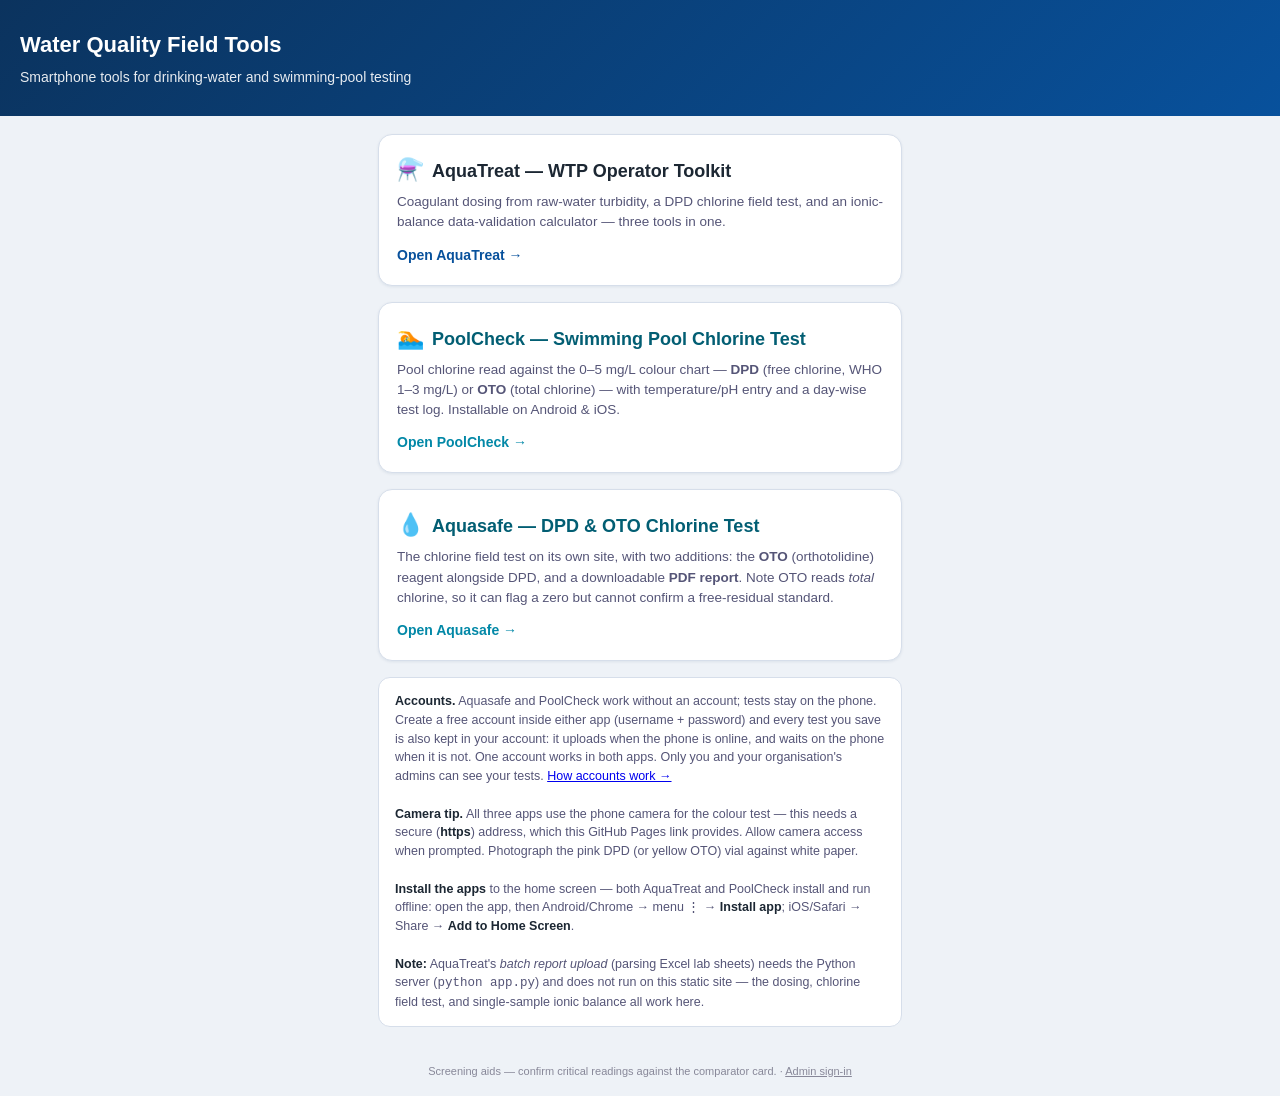
<file: index.html>
<!DOCTYPE html>
<html lang="en">
<head>
<meta charset="utf-8">
<meta name="viewport" content="width=device-width, initial-scale=1, viewport-fit=cover">
<title>Water Quality Field Tools</title>
<style>
  *{box-sizing:border-box}
  body{margin:0;font-family:-apple-system,BlinkMacSystemFont,"Segoe UI",Roboto,Helvetica,Arial,sans-serif;
       background:#eef2f7;color:#1c2733;line-height:1.5}
  header{background:linear-gradient(135deg,#0b335e,#08519c);color:#fff;padding:28px 20px;
         padding-top:calc(28px + env(safe-area-inset-top))}
  header h1{margin:0;font-size:22px}
  header p{margin:6px 0 0;font-size:14px;opacity:.9}
  .wrap{max-width:560px;margin:0 auto;padding:18px}
  a.app{display:block;text-decoration:none;color:inherit;background:#fff;border:1px solid #d6deea;
        border-radius:14px;padding:18px;margin-bottom:16px;box-shadow:0 1px 3px rgba(11,51,94,.08)}
  a.app:active{transform:scale(.99)}
  .app h2{margin:0 0 4px;font-size:18px}
  .app .ic{font-size:22px;margin-right:8px}
  .app p{margin:6px 0 0;font-size:13.5px;color:#557}
  .app .go{display:inline-block;margin-top:12px;font-weight:700;color:#08519c;font-size:14px}
  .pool h2{color:#025e73}.pool .go{color:#0288a7}
  .safe h2{color:#025e73}.safe .go{color:#0288a7}
  .note{font-size:12.5px;color:#557;background:#fff;border:1px solid #d6deea;border-radius:12px;padding:14px 16px}
  .note b{color:#1c2733}
  footer{font-size:11px;color:#889;text-align:center;margin:18px 0;padding-bottom:env(safe-area-inset-bottom)}
</style>
</head>
<body>
<header>
  <h1>Water Quality Field Tools</h1>
  <p>Smartphone tools for drinking-water and swimming-pool testing</p>
</header>
<div class="wrap">

  <a class="app" href="aquatreat/index.html">
    <h2><span class="ic">⚗️</span>AquaTreat — WTP Operator Toolkit</h2>
    <p>Coagulant dosing from raw-water turbidity, a DPD chlorine field test, and an ionic-balance data-validation calculator — three tools in one.</p>
    <span class="go">Open AquaTreat →</span>
  </a>

  <a class="app pool" href="poolcheck/index.html">
    <h2><span class="ic">🏊</span>PoolCheck — Swimming Pool Chlorine Test</h2>
    <p>Pool chlorine read against the 0–5 mg/L colour chart — <b>DPD</b> (free chlorine, WHO 1–3 mg/L) or <b>OTO</b> (total chlorine) — with temperature/pH entry and a day-wise test log. Installable on Android &amp; iOS.</p>
    <span class="go">Open PoolCheck →</span>
  </a>

  <a class="app safe" href="https://minervapanda.github.io/aquasafe/">
    <h2><span class="ic">💧</span>Aquasafe — DPD &amp; OTO Chlorine Test</h2>
    <p>The chlorine field test on its own site, with two additions: the <b>OTO</b> (orthotolidine)
       reagent alongside DPD, and a downloadable <b>PDF report</b>. Note OTO reads <i>total</i>
       chlorine, so it can flag a zero but cannot confirm a free-residual standard.</p>
    <span class="go">Open Aquasafe →</span>
  </a>

  <div class="note">
    <b>Accounts.</b> Aquasafe and PoolCheck work without an account; tests stay on the phone.
    Create a free account inside either app (username + password) and every test you save is also
    kept in your account: it uploads when the phone is online, and waits on the phone when it is
    not. One account works in both apps. Only you and your organisation's admins can see your tests.
    <a href="accounts.html">How accounts work →</a><br><br>
    <b>Camera tip.</b> All three apps use the phone camera for the colour test — this needs a secure
    (<b>https</b>) address, which this GitHub Pages link provides. Allow camera access when prompted.
    Photograph the pink DPD (or yellow OTO) vial against white paper.<br><br>
    <b>Install the apps</b> to the home screen — both AquaTreat and PoolCheck install and run
    offline: open the app, then Android/Chrome → menu ⋮ → <b>Install app</b>;
    iOS/Safari → Share → <b>Add to Home Screen</b>.<br><br>
    <b>Note:</b> AquaTreat's <i>batch report upload</i> (parsing Excel lab sheets) needs the
    Python server (<code>python app.py</code>) and does not run on this static site — the dosing,
    chlorine field test, and single-sample ionic balance all work here.
  </div>

</div>
<footer>Screening aids — confirm critical readings against the comparator card. · <a href="admin/" style="color:#889">Admin sign-in</a></footer>
</body>
</html>
</file>
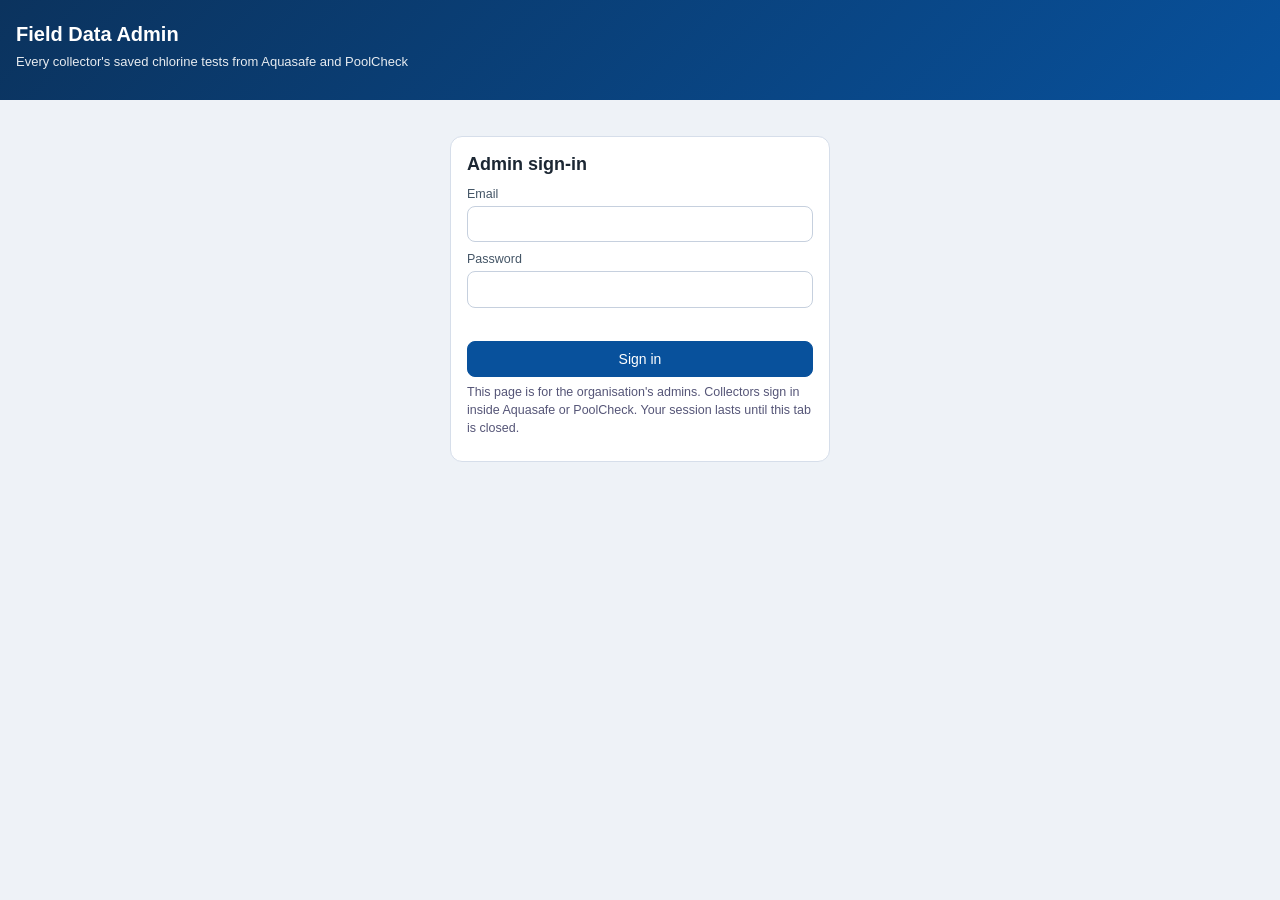
<file: admin/index.html>
<!DOCTYPE html>
<html lang="en">
<head>
<meta charset="utf-8">
<meta name="viewport" content="width=device-width, initial-scale=1">
<!-- Strict CSP: only this site's own scripts run, and the page talks only to the Supabase project.
     An injected script here could read every collector's data, so nothing inline is allowed. -->
<meta http-equiv="Content-Security-Policy" content="default-src 'self'; script-src 'self'; style-src 'self'; img-src 'self' blob: data:; connect-src https://frxlazufoztmabdkmdcl.supabase.co; object-src 'none'; base-uri 'none'; form-action 'none'">
<meta name="referrer" content="no-referrer">
<meta name="robots" content="noindex">
<title>Field Data Admin</title>
<link rel="stylesheet" href="admin.css">
</head>
<body>
<header>
  <h1>Field Data Admin</h1>
  <p>Every collector's saved chlorine tests from Aquasafe and PoolCheck</p>
  <div id="who" class="who"></div>
</header>

<main class="wrap">
  <p id="loading" class="note">Loading…</p>
  <section id="signin" class="card hidden">
    <h2>Admin sign-in</h2>
    <label for="email">Email</label>
    <input id="email" type="email" autocomplete="username" autocapitalize="none" spellcheck="false">
    <label for="pw">Password</label>
    <input id="pw" type="password" autocomplete="current-password">
    <div id="signinErr" class="err" aria-live="polite"></div>
    <button id="signinBtn" type="button">Sign in</button>
    <p class="note">This page is for the organisation's admins. Collectors sign in inside Aquasafe or PoolCheck.
      Your session lasts until this tab is closed.</p>
  </section>

  <section id="mfa" class="card hidden">
    <h2>Two-step sign-in</h2>
    <div id="mfaEnroll" class="hidden">
      <p class="note">Admin accounts need a code from an authenticator app (Google Authenticator, Microsoft Authenticator, Authy…).
        Scan this once with the app, then type the 6-digit code it shows.</p>
      <img id="mfaQr" alt="QR code for the authenticator app" class="qr">
      <p class="note">Can't scan? Enter this key in the app: <code id="mfaSecret"></code></p>
    </div>
    <p id="mfaAsk" class="note hidden">Type the 6-digit code from your authenticator app.</p>
    <label for="mfaCode">Code</label>
    <input id="mfaCode" type="text" inputmode="numeric" autocomplete="one-time-code" maxlength="6" spellcheck="false">
    <div id="mfaErr" class="err" aria-live="polite"></div>
    <button id="mfaBtn" type="button">Verify</button>
    <button id="mfaCancel" type="button" class="sec">Cancel</button>
  </section>

  <section id="app" class="hidden">
    <nav class="tabs" role="tablist">
      <button type="button" class="tab on" data-tab="results">Results</button>
      <button type="button" class="tab" data-tab="collectors">Collectors</button>
    </nav>

    <div id="tab-results">
      <div id="alerts" class="card alerts"></div>
      <div class="card filters">
        <label>Collector <select id="fUser"><option value="">Everyone</option></select></label>
        <label>App <select id="fApp"><option value="">Both</option><option value="aquasafe">Aquasafe</option><option value="poolcheck">PoolCheck</option></select></label>
        <label>From <input id="fFrom" type="date"></label>
        <label>To <input id="fTo" type="date"></label>
        <label class="chk"><input id="fProblems" type="checkbox"> Only zero / low</label>
        <label class="chk"><input id="fVoided" type="checkbox"> Show voided</label>
        <button id="reload" type="button">Apply</button>
        <button id="csv" type="button" class="sec">Download CSV</button>
      </div>
      <div id="summary" class="note"></div>
      <div class="tablewrap"><table id="results"><thead><tr>
        <th>Tested (phone clock)</th><th>Collector</th><th>App</th><th>Sample point</th><th>Test</th><th>mg/L</th><th>Verdict in the app</th><th>Place</th><th>Photo</th><th></th>
      </tr></thead><tbody></tbody></table></div>
      <button id="more" type="button" class="sec hidden">Load older tests</button>
    </div>

    <div id="tab-collectors" class="hidden">
      <div class="note">Switching an account off stops its uploads and signs it out on every phone. Its tests stay here. A reset password is a temporary one you hand to the collector in person or by phone.</div>
      <div class="tablewrap"><table id="collectors"><thead><tr>
        <th>Name</th><th>Username</th><th>Role</th><th>Tests</th><th>Zero / low</th><th>Last test</th><th>Last upload</th><th>Joined</th><th>Status</th><th></th>
      </tr></thead><tbody></tbody></table></div>
    </div>
  </section>
</main>

<div id="modal" class="modal hidden" role="dialog" aria-modal="true">
  <div class="card mcard">
    <div id="mBody"></div>
    <div class="row"><button id="mClose" type="button" class="sec">Close</button></div>
  </div>
</div>

<script src="../lib/supabase-2.45.4.min.js"></script>
<script src="admin.js"></script>
</body>
</html>
</file>
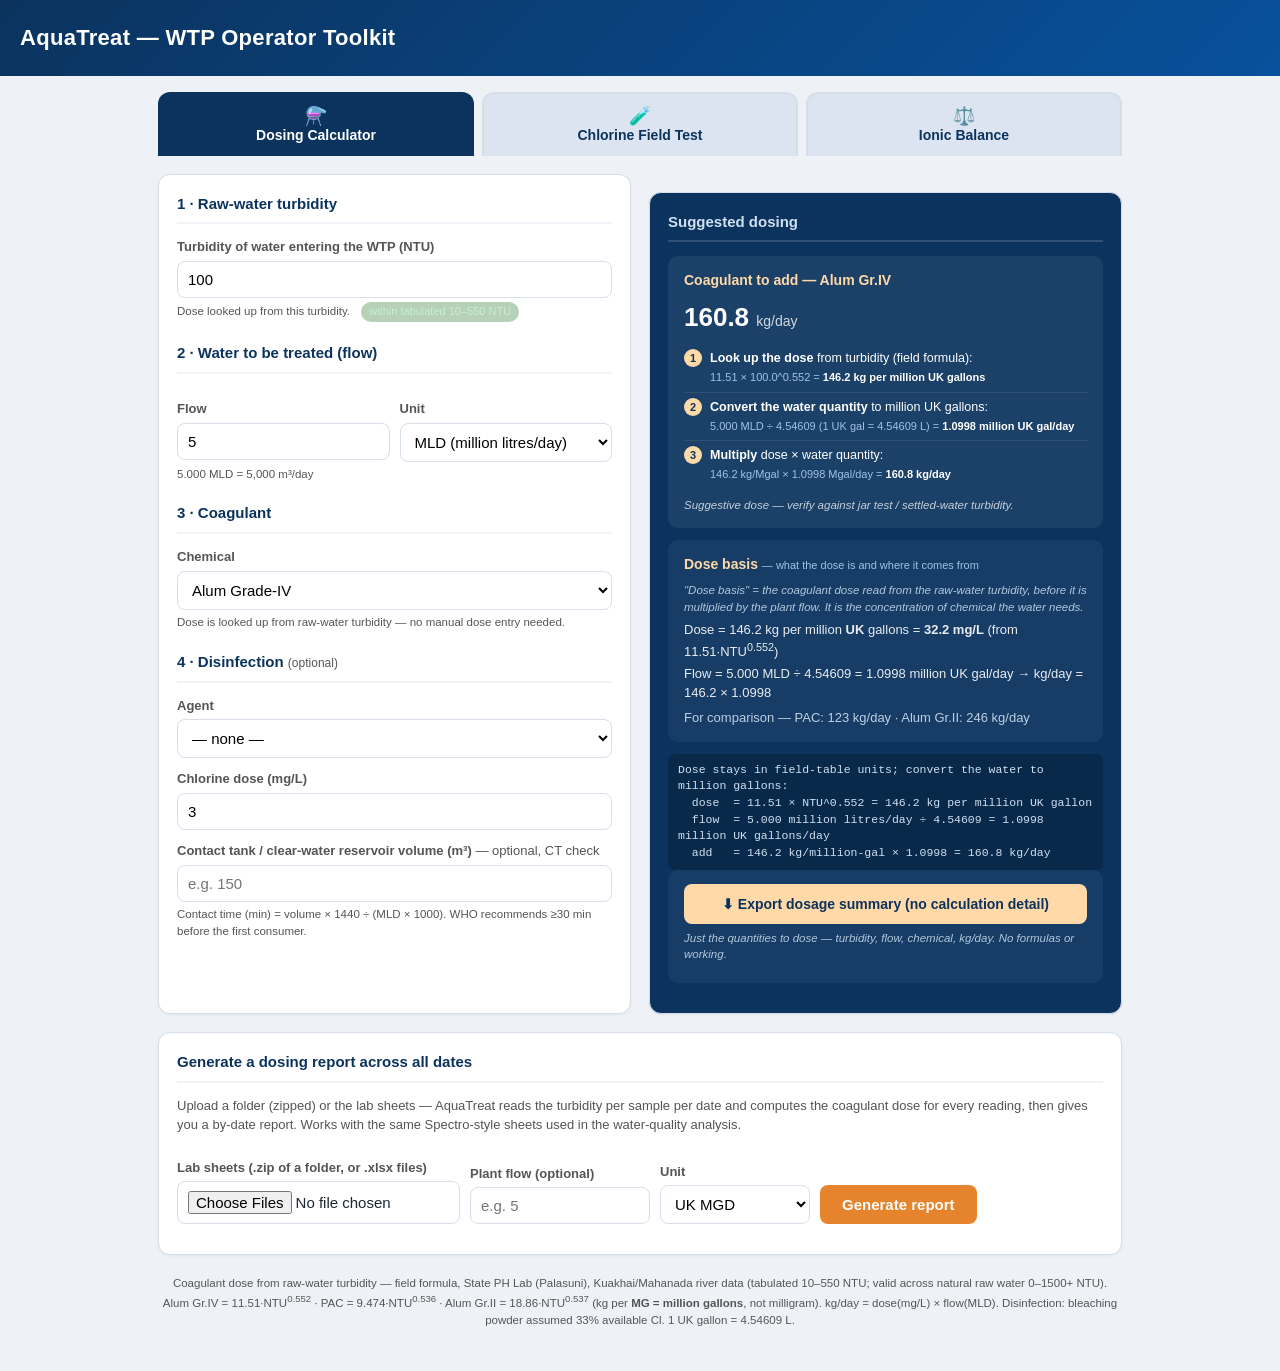
<file: aquatreat/index.html>
<!DOCTYPE html>
<html lang="en">
<head>
<meta charset="utf-8">
<meta name="viewport" content="width=device-width, initial-scale=1">
<title>AquaTreat — WTP Coagulant Dosing Calculator</title>
<link rel="manifest" href="manifest.webmanifest">
<meta name="theme-color" content="#0b335e">
<link rel="apple-touch-icon" href="icon-192.png">
<style>
  :root{
    --navy:#0b335e; --blue:#08519c; --red:#c0392b; --orange:#e6842e;
    --green:#2e7d32; --grey:#555; --lgrey:#f0f3f7; --line:#d6deea;
  }
  *{box-sizing:border-box}
  body{margin:0;font-family:-apple-system,BlinkMacSystemFont,"Segoe UI",Roboto,Helvetica,Arial,sans-serif;
       color:#1c2733;background:#eef2f7;line-height:1.45}
  header{background:linear-gradient(135deg,var(--navy),var(--blue));color:#fff;padding:22px 20px}
  header h1{margin:0;font-size:22px;letter-spacing:.3px}
  header p{margin:6px 0 0;font-size:13px;opacity:.9}
  .wrap{max-width:1000px;margin:0 auto;padding:18px}
  .grid{display:grid;grid-template-columns:1fr 1fr;gap:18px}
  @media(max-width:760px){
    .grid{grid-template-columns:1fr}
    input,select,button{font-size:16px;min-height:46px}   /* 16px stops iOS zoom-on-focus; thumb-height controls */
    .out{position:relative}
    header h1{font-size:19px}
    .tab{font-size:13px}
  }
  .card{background:#fff;border:1px solid var(--line);border-radius:12px;padding:18px;
        box-shadow:0 1px 3px rgba(11,51,94,.06)}
  .card h2{margin:0 0 14px;font-size:15px;color:var(--navy);border-bottom:2px solid var(--lgrey);padding-bottom:8px}
  label{display:block;font-size:13px;font-weight:600;color:var(--grey);margin:12px 0 4px}
  input,select{width:100%;padding:9px 10px;font-size:15px;border:1px solid var(--line);
        border-radius:8px;background:#fff}
  input:focus,select:focus{outline:none;border-color:var(--blue);box-shadow:0 0 0 3px rgba(8,81,156,.12)}
  .row{display:flex;gap:10px}.row>*{flex:1}
  .hint{font-size:11.5px;color:var(--grey);margin-top:4px}
  .out{background:var(--navy);color:#fff;border-radius:12px;padding:18px;margin-top:18px}
  .out h2{color:#cfe0f2;border-color:rgba(255,255,255,.15)}
  .result-block{background:rgba(255,255,255,.07);border-radius:10px;padding:14px 16px;margin-bottom:12px}
  .result-block h3{margin:0 0 8px;font-size:14px;color:#ffd9a8}
  .big{font-size:26px;font-weight:700;color:#fff}
  .big small{font-size:14px;font-weight:400;opacity:.8}
  .sub{font-size:13px;opacity:.9;margin-top:3px}
  .note{font-size:11.5px;opacity:.75;margin-top:8px;font-style:italic}
  .row2{display:grid;grid-template-columns:1fr 1fr;gap:10px}
  .row3{display:grid;grid-template-columns:1fr 1fr 1fr;gap:10px}
  @media(max-width:560px){.row2,.row3{grid-template-columns:1fr}}
  .gauge{height:14px;border-radius:8px;margin:14px 0 4px;position:relative}
  .gauge .pin{position:absolute;top:-5px;width:4px;height:24px;background:#12333b;border-radius:2px;transform:translateX(-50%)}
  .out .gauge .pin{background:#fff}
  .gauge-lbl{display:flex;justify-content:space-between;font-size:10.5px;opacity:.8}
  .ibtable{width:100%;border-collapse:collapse;font-size:12px;margin-top:8px}
  .ibtable th,.ibtable td{border:1px solid var(--line);padding:4px 7px;text-align:right}
  .ibtable th{background:var(--lgrey);color:var(--navy);text-align:center}
  .ibtable td.l{text-align:left}
  .badge{display:inline-block;padding:2px 9px;border-radius:20px;font-size:11px;font-weight:700}
  .badge.exc{background:#d6f5d6;color:#15691b}.badge.acc{background:#fff0cc;color:#8a5b00}.badge.bad{background:#ffd2d2;color:#a10000}
  .flag{display:inline-block;font-size:11px;padding:2px 8px;border-radius:20px;margin-left:8px;vertical-align:middle}
  .flag.ok{background:rgba(46,125,50,.35);color:#c8f0cc}
  .flag.warn{background:rgba(230,132,46,.35);color:#ffe0bd}
  .foot{font-size:11.5px;color:var(--grey);text-align:center;margin:20px 0 8px}
  /* ---- tabs ---- */
  .tabs{display:flex;gap:8px;max-width:1000px;margin:16px auto 0;padding:0 18px}
  .tab{flex:1;text-align:center;padding:13px 8px;font-size:14px;font-weight:700;cursor:pointer;
       background:#dbe4f0;color:var(--navy);border:2px solid var(--line);border-bottom:none;
       border-radius:12px 12px 0 0;min-height:52px;transition:background .12s}
  .tab:hover{background:#c9d6e8}
  .tab.active{background:var(--navy);color:#fff;border-color:var(--navy)}
  .tab .ic{font-size:18px;display:block;line-height:1.1}
  .panel{display:none}.panel.active{display:block}
  /* ---- field test ---- */
  .cam-wrap{position:relative;background:#000;border-radius:12px;overflow:hidden;aspect-ratio:3/4;max-height:60vh;margin:0 auto}
  .cam-wrap video,.cam-wrap canvas{width:100%;height:100%;object-fit:cover;display:block}
  .roi{position:absolute;left:50%;top:44%;transform:translate(-50%,-50%);width:34%;height:46%;
       border:3px solid #ffd9a8;border-radius:14px;box-shadow:0 0 0 2000px rgba(0,0,0,.28);pointer-events:none}
  .roi.ok{border-color:#39d353}.roi.bad{border-color:#ff5a5a}
  .roi-label{position:absolute;left:50%;top:8%;transform:translateX(-50%);color:#fff;font-size:12px;
       background:rgba(0,0,0,.55);padding:4px 10px;border-radius:20px;white-space:nowrap;pointer-events:none}
  .shutter{width:76px;height:76px;border-radius:50%;background:#fff;border:5px solid var(--blue);
       margin:14px auto 0;display:block;cursor:pointer;box-shadow:0 3px 10px rgba(0,0,0,.3)}
  .shutter:disabled{opacity:.4;border-color:#999;cursor:not-allowed}
  .stepchip{display:flex;gap:6px;justify-content:center;margin:0 0 12px;flex-wrap:wrap}
  .stepchip span{font-size:11.5px;padding:5px 11px;border-radius:20px;background:var(--lgrey);color:var(--grey);font-weight:600}
  .stepchip span.on{background:var(--blue);color:#fff}
  .sop{background:var(--lgrey);border-radius:10px;padding:12px 14px;font-size:13px;margin-bottom:12px}
  .sop ol{margin:6px 0 0;padding-left:20px}.sop li{margin:4px 0}
  .bigresult{font-size:40px;font-weight:800;text-align:center;margin:6px 0}
  .band{display:inline-block;padding:4px 12px;border-radius:20px;font-size:13px;font-weight:700}
  .band.ok{background:#d6f5d6;color:#15691b}.band.low{background:#ffe6c2;color:#8a4b00}
  .band.high{background:#cfe6ff;color:#054a91}.band.zero{background:#ffd2d2;color:#a10000}
  .critical{position:fixed;inset:0;background:#b00020;color:#fff;z-index:999;display:none;
       flex-direction:column;justify-content:center;align-items:center;text-align:center;padding:24px}
  .critical.show{display:flex}
  .critical h2{font-size:26px;margin:0 0 8px}.critical .warnicon{font-size:64px}
  .critical .adv{font-size:15px;max-width:520px;line-height:1.5;margin:14px 0}
  .critical button{font-size:16px;font-weight:700;padding:14px 22px;border:none;border-radius:10px;
       background:#fff;color:#b00020;cursor:pointer;margin-top:8px;min-height:52px;width:min(90%,340px)}
  .stamped{width:100%;border-radius:10px;margin-top:10px;border:1px solid var(--line)}
  .formula{font-family:ui-monospace,Menlo,Consolas,monospace;font-size:11.5px;color:#cfe0f2;
        background:rgba(0,0,0,.2);padding:8px 10px;border-radius:6px;margin-top:6px;white-space:pre-wrap}
  .steps{margin:8px 0 2px;padding:0;list-style:none;counter-reset:st}
  .steps li{position:relative;padding:5px 0 5px 26px;font-size:12.5px;line-height:1.5;border-top:1px solid rgba(255,255,255,.08)}
  .steps li:first-child{border-top:none}
  .steps li:before{counter-increment:st;content:counter(st);position:absolute;left:0;top:5px;
        width:18px;height:18px;border-radius:50%;background:#ffd9a8;color:var(--navy);
        font-size:11px;font-weight:700;text-align:center;line-height:18px}
  .steps b{color:#fff}
  .steps .u{color:#9ec3e8;font-size:11px}
  .explain{font-size:11.5px;color:#cfe0f2;opacity:.85;margin:2px 0 6px;font-style:italic}
</style>
</head>
<body>
<header>
  <h1>AquaTreat — WTP Operator Toolkit</h1>
</header>

<div class="tabs">
  <button class="tab active" id="tabDose" onclick="showTab('dose')"><span class="ic">⚗️</span>Dosing Calculator</button>
  <button class="tab" id="tabField" onclick="showTab('field')"><span class="ic">🧪</span>Chlorine Field Test</button>
  <button class="tab" id="tabIonic" onclick="showTab('ionic')"><span class="ic">⚖️</span>Ionic Balance</button>
</div>

<!-- ============ PANEL 1 : DOSING CALCULATOR ============ -->
<div class="panel active" id="panel-dose">
<div class="wrap">
  <div class="grid">
    <!-- INPUTS -->
    <div class="card">
      <h2>1 · Raw-water turbidity</h2>
      <label>Turbidity of water entering the WTP (NTU)</label>
      <input id="ntu" type="number" value="100" min="0" step="any" oninput="calc()">
      <div class="hint" id="ntuHint"></div>

      <h2 style="margin-top:20px">2 · Water to be treated (flow)</h2>
      <div class="row">
        <div>
          <label>Flow</label>
          <input id="flow" type="number" value="5" min="0" step="any" oninput="calc()">
        </div>
        <div>
          <label>Unit</label>
          <select id="flowUnit" onchange="calc()">
            <option value="MLD">MLD (million litres/day)</option>
            <option value="UK_MGD">UK MGD (million UK gallons/day)</option>
            <option value="US_MGD">US MGD (million US gallons/day)</option>
          </select>
        </div>
      </div>
      <div class="hint" id="flowHint"></div>

      <h2 style="margin-top:20px">3 · Coagulant</h2>
      <label>Chemical</label>
      <select id="coag" onchange="calc()">
        <option value="Alum Gr.IV">Alum Grade-IV</option>
        <option value="PAC">PAC — poly-aluminium chloride (solid)</option>
        <option value="PAC_LIQUID">PAC — liquid (enter specific gravity → L/day)</option>
        <option value="Alum Gr.II">Alum Grade-II</option>
      </select>
      <div class="hint">Dose is looked up from raw-water turbidity — no manual dose entry needed.</div>
      <div id="sgWrap" style="display:none;margin-top:10px">
        <label>Specific gravity of liquid PAC (kg/L)</label>
        <input id="sg" type="number" value="1.18" min="0.5" step="any" oninput="calc()">
        <div class="hint">Litres/day = kg/day ÷ specific gravity. Typical liquid PAC ≈ 1.18.</div>
      </div>

      <h2 style="margin-top:20px">4 · Disinfection <span style="font-weight:400;font-size:12px;color:var(--grey)">(optional)</span></h2>
      <label>Agent</label>
      <select id="dis" onchange="calc()">
        <option value="none">— none —</option>
        <option value="bleaching_powder">Bleaching powder (33% available Cl)</option>
        <option value="chlorine_gas">Chlorine gas (100%)</option>
        <option value="custom">Other hypochlorite (set % below)</option>
      </select>
      <div class="row">
        <div>
          <label>Chlorine dose (mg/L)</label>
          <input id="clDose" type="number" value="3" min="0" step="any" oninput="calc()">
        </div>
        <div id="clPctWrap" style="display:none">
          <label>Available Cl (%)</label>
          <input id="clPct" type="number" value="33" min="1" max="100" step="any" oninput="calc()">
        </div>
      </div>
      <div class="hint" id="clHint"></div>
      <label>Contact tank / clear-water reservoir volume (m³) <span style="font-weight:400;color:var(--grey)">— optional, CT check</span></label>
      <input id="ctVol" type="number" min="0" step="any" placeholder="e.g. 150" oninput="calc()">
      <div class="hint">Contact time (min) = volume × 1440 ÷ (MLD × 1000). WHO recommends ≥30 min before the first consumer.</div>
    </div>

    <!-- OUTPUTS -->
    <div class="out card">
      <h2>Suggested dosing</h2>
      <div class="result-block">
        <h3 id="coagTitle">Coagulant to add</h3>
        <div class="big" id="coagKg">—</div>
        <div class="sub" id="coagVol"></div>
        <ol class="steps" id="coagSteps"></ol>
        <div class="note" id="coagNote"></div>
      </div>
      <div class="result-block" style="background:rgba(255,255,255,.05)">
        <h3>Dose basis <span style="font-weight:400;font-size:11px;color:#9ec3e8">— what the dose is and where it comes from</span></h3>
        <div class="explain">"Dose basis" = the coagulant dose read from the raw-water turbidity, before it is multiplied by the plant flow. It is the concentration of chemical the water needs.</div>
        <div class="sub" id="doseBasis"></div>
        <div class="sub" id="flowBasis"></div>
        <div class="sub" id="altCoag" style="margin-top:6px;color:#cfe0f2"></div>
      </div>
      <div id="disOut" class="result-block" style="display:none">
        <h3 id="disTitle">Disinfectant</h3>
        <div class="big" id="disKg">—</div>
        <ol class="steps" id="disSteps"></ol>
        <div class="note" id="disNote"></div>
      </div>
      <div id="solnOut" class="result-block" style="display:none">
        <h3>Prepare the solution</h3>
        <div class="explain">Bleaching powder / hypochlorite is dosed as a dissolved batch solution, not as dry powder.</div>
        <div class="row2">
          <div>
            <label style="color:#cfe0f2">Solution strength S (% w/v)</label>
            <input id="solnS" type="number" value="5" min="0.5" max="20" step="any" oninput="calc()">
            <div class="hint" style="color:#9ec3e8">CPHEEO: 2–5%</div>
          </div>
          <div>
            <label style="color:#cfe0f2">Batch tank volume V (L)</label>
            <input id="solnV" type="number" value="500" min="1" step="any" oninput="calc()">
          </div>
        </div>
        <ol class="steps" id="solnSteps"></ol>
        <div class="note" id="solnNote"></div>
      </div>
      <div class="formula" id="formulaBox"></div>
      <div class="result-block" style="background:rgba(255,255,255,.05)">
        <button onclick="exportDosage()" style="width:100%;padding:12px;border:none;border-radius:8px;background:#ffd9a8;color:var(--navy);font-weight:700;font-size:14px;cursor:pointer">⬇ Export dosage summary (no calculation detail)</button>
        <div class="explain" style="margin-top:6px">Just the quantities to dose — turbidity, flow, chemical, kg/day. No formulas or working.</div>
        <pre id="dosageExport" style="display:none;white-space:pre-wrap;background:rgba(0,0,0,.25);color:#eaf1fb;padding:12px;border-radius:8px;font-size:12.5px;margin-top:8px"></pre>
        <a id="dosageDl" download="aquatreat_dosage.txt" style="display:none;margin-top:8px;color:#cfe0f2;font-weight:700;text-decoration:none">↓ Download as .txt</a>
      </div>
    </div>
  </div>

  <!-- BATCH REPORT -->
  <div class="card" style="margin-top:18px">
    <h2>Generate a dosing report across all dates</h2>
    <p style="font-size:13px;color:var(--grey);margin:0 0 12px">
      Upload a folder (zipped) or the lab sheets — AquaTreat reads the turbidity per sample per date and
      computes the coagulant dose for every reading, then gives you a by-date report. Works with the same
      Spectro-style sheets used in the water-quality analysis.
    </p>
    <div class="row" style="align-items:flex-end;flex-wrap:wrap">
      <div style="min-width:200px">
        <label>Lab sheets (.zip of a folder, or .xlsx files)</label>
        <input id="batchFiles" type="file" multiple accept=".zip,.xlsx,.xls">
      </div>
      <div style="max-width:180px">
        <label>Plant flow (optional)</label>
        <input id="batchFlow" type="number" placeholder="e.g. 5" step="any" min="0">
      </div>
      <div style="max-width:150px">
        <label>Unit</label>
        <select id="batchUnit">
          <option value="UK_MGD">UK MGD</option><option value="MLD">MLD</option><option value="US_MGD">US MGD</option>
        </select>
      </div>
      <div>
        <button id="genBtn" onclick="generateReport()"
          style="background:var(--orange);color:#fff;border:0;border-radius:8px;padding:11px 22px;font-size:15px;font-weight:700;cursor:pointer">
          Generate report
        </button>
      </div>
    </div>
    <div id="batchStatus" style="font-size:13px;margin-top:12px"></div>
    <div id="batchResult" style="margin-top:12px"></div>
  </div>

  <div class="foot">
    Coagulant dose from raw-water turbidity — field formula, State PH Lab (Palasuni), Kuakhai/Mahanada river data
    (tabulated 10–550 NTU; valid across natural raw water 0–1500+ NTU).<br>
    Alum Gr.IV = 11.51·NTU<sup>0.552</sup> · PAC = 9.474·NTU<sup>0.536</sup> · Alum Gr.II = 18.86·NTU<sup>0.537</sup> (kg per <b>MG = million gallons</b>, not milligram).
    kg/day = dose(mg/L) × flow(MLD). Disinfection: bleaching powder assumed 33% available Cl. 1 UK gallon = 4.54609 L.
  </div>
</div>
</div><!-- /panel-dose -->

<!-- ============ PANEL 2 : CHLORINE FIELD TEST ============ -->
<div class="panel" id="panel-field">
<div class="wrap">
  <div class="grid">
    <!-- LEFT: SOP + capture -->
    <div class="card">
      <h2>1 · Test the sample</h2>
      <div class="stepchip">
        <span class="on">1 · Fill 10 mL</span><span>2 · Add DPD</span><span>3 · Photograph</span><span>4 · Result</span>
      </div>
      <div class="sop">
        <b>Standard procedure</b>
        <ol>
          <li>Collect exactly <b>10 mL</b> water in a clean clear vial.</li>
          <li>Add the <b>DPD</b> reagent; cap and invert gently until an even <b>pink</b> develops.</li>
          <li>Hold the vial against a <b>pure white</b> card/paper.</li>
          <li>Fill the outline with the vial and tap the shutter.</li>
        </ol>
      </div>
      <label for="wtpLoc" style="margin-top:4px">WTP / location <span style="font-weight:400;color:var(--grey)">— name of the plant or sampling point</span></label>
      <input id="wtpLoc" type="text" placeholder="e.g. Palasuni WTP — outlet" autocomplete="off">
      <div class="cam-wrap" id="camWrap" style="margin-top:12px">
        <video id="cam" playsinline autoplay muted></video>
        <div class="roi" id="roi"></div>
        <div class="roi-label" id="roiLabel">Align the vial · white background</div>
      </div>
      <button class="shutter" id="shutter" onclick="captureTest()" disabled title="Capture"></button>
      <div class="hint" id="camHint" style="text-align:center">Starting camera…</div>
      <div style="margin-top:12px">
        <button onclick="startCam()" style="width:48%;padding:11px;border:1px solid var(--line);border-radius:8px;background:#fff;font-weight:600;cursor:pointer">↻ Restart camera</button>
        <label style="display:inline-block;width:48%;text-align:center;padding:11px;border:1px solid var(--line);border-radius:8px;background:#fff;font-weight:600;cursor:pointer;margin:0">
          📁 Photo<input type="file" accept="image/*" capture="environment" style="display:none" onchange="loadPhoto(event)"></label>
      </div>
      <div class="sop" style="margin-top:14px">
        <b>No camera?</b> Read the colour off the comparator card and enter it:
        <div class="row" style="margin-top:8px">
          <div><label style="margin-top:0">Card reading (mg/L)</label><input id="manualCl" type="number" step="0.01" min="0" placeholder="e.g. 0.50"></div>
          <div style="display:flex;align-items:flex-end"><button onclick="manualResult()" style="width:100%;padding:9px;border:none;border-radius:8px;background:var(--blue);color:#fff;font-weight:700;cursor:pointer">Use reading</button></div>
        </div>
      </div>
    </div>

    <!-- RIGHT: result + record -->
    <div class="out card">
      <h2>Free residual chlorine</h2>
      <div class="result-block">
        <div class="bigresult" id="clResult">— <small style="font-size:16px;font-weight:400">mg/L</small></div>
        <div style="text-align:center"><span class="band" id="clBand" style="display:none"></span></div>
        <ol class="steps" id="clSteps" style="margin-top:12px"></ol>
        <div class="note" id="clNote">Capture a test to see the result.</div>
      </div>
      <div class="result-block" id="recordBlock" style="display:none">
        <h3>Tamper-evident record</h3>
        <div class="explain">The photo below is stamped at the moment of capture. Timestamp is always embedded (works offline); coordinates are embedded when location permission is granted (otherwise marked "location unavailable"); address &amp; map thumbnail load when online.</div>
        <canvas id="stampCanvas" class="stamped"></canvas>
        <a id="dlStamp" download="chlorine-test.png" style="display:inline-block;margin-top:10px;color:#cfe0f2;font-weight:700;text-decoration:none">↓ Save stamped image</a>
      </div>
    </div>
  </div>

  <div class="foot">
    DPD chart colorimetry: the vial colour, white-balanced against the white card in the photo, is matched to the
    0–5 mg/L DPD colour chart and interpolated between its swatches (same scale as PoolCheck and Aquasafe).
    A screening aid — confirm critical readings against the comparator card. BIS IS 10500:2012 residual band 0.2–1.0 mg/L.
  </div>
</div>
</div><!-- /panel-field -->

<div class="panel" id="panel-ionic">
  <div class="grid">
    <div>
      <h2 style="margin-top:0">Ionic balance — data validation</h2>
      <p style="font-size:13px;color:var(--grey);margin:4px 0 12px">
        Checks a water analysis for internal consistency: total cations should balance total anions.
        Ion Balance Error (IBE) = (ΣCations − ΣAnions) ÷ (ΣCations + ΣAnions) × 100%.
        <b>0–5% excellent · 5–10% acceptable · &gt;10% re-analyse.</b>
      </p>

      <div class="stepchip" style="justify-content:flex-start">
        <span class="on" id="modeSingleChip" onclick="ionMode('single')">Single sample</span>
        <span id="modeReportChip" onclick="ionMode('report')">Upload report(s)</span>
      </div>

      <!-- SINGLE SAMPLE -->
      <div id="ionSingle">
        <h3 style="font-size:14px;margin:8px 0">Sample details</h3>
        <div class="row3">
          <div><label>Source name</label><input id="ibName" placeholder="e.g. Tubewell-12"></div>
          <div><label>Source type</label>
            <select id="ibType"><option value="">—</option><option>TW/HP (ground)</option><option>PW (production well)</option><option>SS (surface/raw)</option><option>DS (distribution)</option><option>Sump/OGR/UGR/MBR (treated storage)</option></select></div>
          <div><label>Date</label><input id="ibDate" type="date"></div>
        </div>
        <div class="row2">
          <div><label>Location</label><input id="ibLoc" placeholder="e.g. Ward 5, Cuttack"></div>
          <div><label>Lab / sample ID</label><input id="ibId" placeholder="e.g. CTK-06632"></div>
        </div>

        <h3 style="font-size:14px;margin:14px 0 4px">Cations (mg/L)</h3>
        <div class="row2">
          <div><label>Calcium (as Ca)</label><input id="ibCa" type="number" step="any" min="0" oninput="ionCalc()"></div>
          <div><label>Magnesium (as Mg)</label><input id="ibMg" type="number" step="any" min="0" oninput="ionCalc()"></div>
          <div><label>Sodium (as Na)</label><input id="ibNa" type="number" step="any" min="0" oninput="ionCalc()"></div>
          <div><label>Potassium (as K)</label><input id="ibK" type="number" step="any" min="0" oninput="ionCalc()"></div>
        </div>
        <label>Measured total hardness (as CaCO₃, mg/L) <span style="font-weight:400;color:var(--grey)">— optional, checked against Ca + Mg</span></label>
        <input id="ibTH" type="number" step="any" min="0" oninput="ionCalc()">
        <h3 style="font-size:14px;margin:14px 0 4px">Anions (mg/L)</h3>
        <div class="row2">
          <div><label>Bicarbonate (HCO₃) <span style="font-weight:400;color:var(--grey)">or alkalinity as CaCO₃*</span></label><input id="ibHCO3" type="number" step="any" min="0" oninput="ionCalc()"></div>
          <div><label>Carbonate (CO₃)</label><input id="ibCO3" type="number" step="any" min="0" oninput="ionCalc()"></div>
          <div><label>Chloride (Cl)</label><input id="ibCl" type="number" step="any" min="0" oninput="ionCalc()"></div>
          <div><label>Sulphate (SO₄)</label><input id="ibSO4" type="number" step="any" min="0" oninput="ionCalc()"></div>
          <div><label>Nitrate (as NO₃)</label><input id="ibNO3" type="number" step="any" min="0" oninput="ionCalc()"></div>
        </div>
        <label style="display:flex;align-items:center;gap:8px;margin-top:10px;font-weight:400">
          <input type="checkbox" id="ibAlkMode" style="width:auto;min-height:0" onchange="ionCalc()">
          The value above is <b>total alkalinity as CaCO₃</b> (converted to HCO₃ equivalents)
        </label>
      </div>

      <!-- REPORT UPLOAD -->
      <div id="ionReport" style="display:none">
        <p style="font-size:13px;color:var(--grey)">Upload one Spectro lab sheet for a single-source report, or several/all for a batch validation. The server parses each sheet, computes IBE per sample, and grades it.</p>
        <label>Lab sheet(s) — .xlsx</label>
        <input type="file" id="ibFiles" accept=".xlsx" multiple>
        <button onclick="ionUpload()" style="margin-top:12px;background:var(--blue);color:#fff;border:none;padding:12px;border-radius:9px;font-weight:700;width:100%;min-height:46px">Validate report(s)</button>
        <div id="ibUpStatus" style="font-size:13px;margin-top:10px;color:var(--grey)"></div>
        <p style="font-size:12px;color:var(--grey);margin-top:8px">Requires the app running via <code>python app.py</code> (desktop). On the phone, use single-sample entry.</p>
      </div>
    </div>

    <!-- RESULT -->
    <div class="out card">
      <h2 style="margin-top:0">Result</h2>
      <div class="result-block" id="ionResultBlock">
        <div class="big" id="ibResult">—</div>
        <div class="sub" id="ibGrade"></div>
        <div class="gauge" style="background:linear-gradient(90deg,#2ecc71 0%,#2ecc71 33%,#e6842e 33%,#e6842e 66%,#e74c3c 66%,#e74c3c 100%)"><div class="pin" id="ibPin" style="left:0;display:none"></div></div>
        <div class="gauge-lbl"><span>0%</span><span>excellent ≤5</span><span>accept ≤10</span><span>&gt;10</span></div>
        <ol class="steps" id="ibSteps"></ol>
        <div class="note" id="ibNote">Enter the major ions to compute the balance.</div>
      </div>
    </div>
  </div>
  <div id="ibReportOut" style="margin-top:16px"></div>
</div><!-- /panel-ionic -->

<!-- CRITICAL 0.0 ALERT -->
<div class="critical" id="critical">
  <div class="warnicon">⚠️</div>
  <h2>ZERO CHLORINE — WATER UNSAFE</h2>
  <div class="adv" id="criticalAdv"></div>
  <button onclick="ackCritical()">✓ I acknowledge</button>
</div>

<script>
// ---- engine (mirrors aquatreat_engine.py exactly) ----
var L_UK=4.54609, L_US=3.78541, BLEACH=0.33, PAC_DENS=1.18, FIELD_MIN=10, FIELD_MAX=550;
var COAG_FORMULA={"Alum Gr.IV":[11.51,0.552],"PAC":[9.474,0.536],"Alum Gr.II":[18.86,0.537]};
function flowToMld(v,u){return v*(u==="MLD"?1:(u==="UK_MGD"?L_UK:L_US));}
// The app is used in both the US and India, so dates and numbers follow the
// device's REGION (7/24/2026 vs 24/07/2026, 1,240,000 vs 12,40,000) — but the
// language is pinned to English and digits to Latin. Without the pin, a phone set
// to Marathi/Bengali renders doses in Devanagari/Bengali digits, which no report should contain.
var APP_LOCALE=(function(){
  try{
    var o=new Intl.DateTimeFormat().resolvedOptions();
    var region=(String(o.locale).match(/-([A-Za-z]{2})(?:-|$)/)||[])[1];
    if(region) region=region.toUpperCase();
    if(!region){ var tz=o.timeZone||'';                       // locale carried no region
      region=/Kolkata|Calcutta/i.test(tz)?'IN':(/America\//.test(tz)?'US':''); }
    return 'en'+(region?'-'+region:'')+'-u-nu-latn';
  }catch(e){ return 'en-u-nu-latn'; }
})();
function fmt(x,d){if(!isFinite(x)||x===null)return "—";return x.toLocaleString(APP_LOCALE,{minimumFractionDigits:d,maximumFractionDigits:d});}
function esc(s){return String(s==null?'':s).replace(/[&<>"']/g,function(c){return {'&':'&amp;','<':'&lt;','>':'&gt;','"':'&quot;',"'":'&#39;'}[c];});}
function doseKgPerMG(ntu,chem){var c=COAG_FORMULA[chem];return ntu>0?c[0]*Math.pow(ntu,c[1]):0;}   // kg per million UK gallons
function doseMgL(ntu,chem){return doseKgPerMG(ntu,chem)/L_UK;}                                       // mg/L

function calc(){
  var ntu=parseFloat(document.getElementById('ntu').value)||0;
  var flow=parseFloat(document.getElementById('flow').value)||0;
  var unit=document.getElementById('flowUnit').value;
  var mld=flowToMld(flow,unit);
  var coag=document.getElementById('coag').value;
  var isLiquid=(coag==="PAC_LIQUID");
  var chem=isLiquid?"PAC":coag;                  // formula key
  var f=COAG_FORMULA[chem];                       // [coefficient, exponent] — needed by the step list below
  var dose_mgL=doseMgL(ntu,chem);
  var dose_kgmg=doseKgPerMG(ntu,chem);
  var kg=dose_mgL*mld;

  // turbidity hint / range flag
  var beyond=ntu>FIELD_MAX, below=(ntu>0 && ntu<FIELD_MIN);
  document.getElementById('ntuHint').innerHTML=(ntu<=0)?"Enter turbidity > 0":
    ("Dose looked up from this turbidity."+(beyond?
      ' <span class="flag warn">'+ntu+' NTU is beyond the tabulated field data (10–550 NTU) — formula extrapolation. Monsoon SOP: re-test raw turbidity and re-run jar test every 2–4 h during flood flashes; consider pre-settling before chemical dosing.</span>':
      below?
      ' <span class="flag warn">below tabulated field data (10–550 NTU) — extrapolated. Low-turbidity water coagulates poorly — confirm with jar test; typical minimum practical alum dose 5–10 mg/L for sweep flocculation (CPHEEO).</span>':
      ' <span class="flag ok">within tabulated 10–550 NTU</span>'));
  document.getElementById('flowHint').textContent=(unit==="UK_MGD")?"1 UK gallon = 4.54609 L  ·  "+fmt(mld,3)+" MLD":
    (unit==="US_MGD")?"1 US gallon = 3.78541 L  ·  "+fmt(mld,3)+" MLD":fmt(mld,3)+" MLD = "+fmt(mld*1000,0)+" m³/day";

  // coagulant output
  document.getElementById('sgWrap').style.display = isLiquid ? "block" : "none";
  var sg = parseFloat(document.getElementById('sg').value) || 1.18;
  var label=isLiquid?"PAC (liquid)":coag;
  document.getElementById('coagTitle').textContent="Coagulant to add — "+label;
  var fMG = mld / L_UK;   // flow in million UK gallons/day
  if(ntu>0 && mld>0){
    document.getElementById('coagKg').innerHTML=fmt(kg,1)+' <small>kg/day</small>';
    document.getElementById('coagVol').innerHTML = isLiquid ?
      ('<b>= '+fmt(kg/sg,1)+' L/day</b>  (kg/day ÷ specific gravity '+fmt(sg,3)+')') : "";
    // transparent numbered calculation
    var st=[];
    st.push('<b>Look up the dose</b> from turbidity (field formula):<br><span class="u">'+
            f[0]+' × '+fmt(ntu,1)+'^'+f[1]+' = <b>'+fmt(dose_kgmg,1)+' kg per million UK gallons</b></span>');
    st.push('<b>Convert the water quantity</b> to million UK gallons:<br><span class="u">'+
            fmt(mld,3)+' MLD ÷ 4.54609 (1 UK gal = 4.54609 L) = <b>'+fmt(fMG,4)+' million UK gal/day</b></span>');
    st.push('<b>Multiply</b> dose × water quantity:<br><span class="u">'+
            fmt(dose_kgmg,1)+' kg/Mgal × '+fmt(fMG,4)+' Mgal/day = <b>'+fmt(kg,1)+' kg/day</b></span>');
    if(isLiquid) st.push('<b>Liquid volume</b> = kg/day ÷ specific gravity:<br><span class="u">'+
            fmt(kg,1)+' ÷ '+fmt(sg,3)+' = <b>'+fmt(kg/sg,1)+' L/day</b></span>');
    document.getElementById('coagSteps').innerHTML=st.map(function(x){return '<li>'+x+'</li>';}).join('');
    document.getElementById('coagNote').innerHTML="Suggestive dose — verify against jar test / settled-water turbidity.";
  } else {
    document.getElementById('coagKg').textContent="—";
    document.getElementById('coagVol').textContent="";
    document.getElementById('coagSteps').innerHTML="";
    var need=[];
    if(ntu<=0) need.push("raw-water turbidity (NTU)");
    if(mld<=0) need.push("plant flow");
    document.getElementById('coagNote').innerHTML='<span class="flag warn">waiting for input</span> Enter '+
      need.join(" and ")+" above — the dose is calculated only once both are provided.";
  }

  // dose basis (only when there is a real dose to describe)
  if(ntu>0){
    document.getElementById('doseBasis').innerHTML="Dose = "+fmt(dose_kgmg,1)+" kg per million <b>UK</b> gallons  =  <b>"+fmt(dose_mgL,1)+" mg/L</b>  (from "+f[0]+"·NTU<sup>"+f[1]+"</sup>)";
  } else { document.getElementById('doseBasis').textContent=""; }
  if(ntu>0 && mld>0){
    if(unit==="MLD"){
      var fMG=mld/L_UK;
      document.getElementById('flowBasis').innerHTML="Flow = "+fmt(mld,3)+" MLD ÷ 4.54609 = "+fmt(fMG,4)+" million UK gal/day  →  kg/day = "+fmt(dose_kgmg,1)+" × "+fmt(fMG,4);
    } else {
      document.getElementById('flowBasis').textContent="Flow = "+fmt(flow,3)+" "+(unit==="UK_MGD"?"million UK gal/day":"million US gal/day")+"  →  kg/day = dose × flow";
    }
    // alternative coagulant comparison
    var others=[];
    for(var k in COAG_FORMULA){ if(k!==chem){ others.push(k+": "+fmt(doseMgL(ntu,k)*mld,0)+" kg/day"); } }
    document.getElementById('altCoag').innerHTML="For comparison — "+others.join(" · ");
  } else {
    document.getElementById('flowBasis').textContent="";
    document.getElementById('altCoag').textContent="";
  }

  // disinfection (optional)
  var dis=document.getElementById('dis').value;
  document.getElementById('clPctWrap').style.display=(dis==="custom")?"block":"none";
  var disBox=document.getElementById('disOut'), solnBox=document.getElementById('solnOut');
  if(dis==="none"){ disBox.style.display="none"; solnBox.style.display="none"; }
  else{
    disBox.style.display="block";
    var cld=parseFloat(document.getElementById('clDose').value)||0;
    var frac=(dis==="chlorine_gas")?1.0:(dis==="custom")?((parseFloat(document.getElementById('clPct').value)||33)/100):BLEACH;
    var agentName=(dis==="chlorine_gas")?"Chlorine gas":(dis==="custom")?"Hypochlorite":"Bleaching powder";
    var clKg=mld*cld, prodKg=clKg/frac;
    document.getElementById('disTitle').textContent="Disinfectant — "+agentName+" ("+fmt(frac*100,0)+"% avail. Cl)";
    if(cld>0 && mld>0){
      document.getElementById('disKg').innerHTML=fmt(prodKg,1)+' <small>kg/day</small>';
      var ds=[];
      ds.push('<b>Chlorine demand</b> = dose × flow:<br><span class="u">'+
              fmt(cld,2)+' mg/L × '+fmt(mld,3)+' MLD = <b>'+fmt(clKg,1)+' kg/day of chlorine</b></span>');
      ds.push('<b>Product needed</b> = chlorine ÷ available-chlorine strength:<br><span class="u">'+
              fmt(clKg,1)+' ÷ '+fmt(frac*100,0)+'% = <b>'+fmt(prodKg,1)+' kg/day of '+agentName.toLowerCase()+'</b></span>');
      // contact-time (CT) check — WHO ≥30 min
      var ctVol=parseFloat(document.getElementById('ctVol').value)||0;
      if(ctVol>0 && mld>0){
        var tMin=ctVol*1440/(mld*1000);
        ds.push('<b>Contact time</b> = V × 1440 / (MLD × 1000):<br><span class="u">'+
                fmt(ctVol,1)+' m³ × 1440 ÷ ('+fmt(mld,3)+' × 1000) = <b>'+fmt(tMin,0)+' min</b></span> '+
                (tMin>=30?'<span class="flag ok">theoretical detention ≥30 min — actual contact is shorter if the tank is poorly baffled (T10/T ≈ 0.3–0.7)</span>':
                 '<span class="flag warn">below the WHO 30-min contact criterion — increase contact volume or reduce flow</span>'));
      }
      document.getElementById('disSteps').innerHTML=ds.map(function(x){return '<li>'+x+'</li>';}).join('');
      var dn=agentName+" is only "+fmt(frac*100,0)+"% chlorine, so you need more product than pure chlorine. Keep 0.2–1.0 mg/L residual at consumer end (IS 10500:2012). "+
        "WHO GDWQ: effective chlorination needs ≥0.5 mg/L free residual after ≥30 min at pH &lt; 8.0 and turbidity ≤ 1 NTU (~Ct 15 mg·min/L); at pH &gt; 8 roughly double the contact time (HOCl pKa 7.54).";
      if(dis==="bleaching_powder") dn+=' Stored bleaching powder loses available chlorine (fresh 33–35%); enter the last iodometrically tested % via the "Other hypochlorite" option.';
      document.getElementById('disNote').innerHTML=dn;
    } else { document.getElementById('disKg').textContent="—";document.getElementById('disSteps').innerHTML="";
             document.getElementById('disNote').innerHTML=(mld<=0)?
               '<span class="flag warn">waiting for input</span> Enter the plant flow above.':
               '<span class="flag warn">waiting for input</span> Enter the target chlorine dose (mg/L) above.'; }

    // ---- bleaching-powder / hypochlorite solution preparation ----
    if((dis==="bleaching_powder"||dis==="custom") && prodKg>0 && isFinite(prodKg)){
      solnBox.style.display="block";
      var S=parseFloat(document.getElementById('solnS').value)||5;
      var V=parseFloat(document.getElementById('solnV').value)||500;
      var perBatch=V*S/100;                                  // kg powder dissolved per batch
      var batches=Math.ceil(prodKg/perBatch);
      var lastBatch=prodKg-(batches-1)*perBatch;             // powder in the final (partial) batch
      var solLday=prodKg/(S/100);                            // solution demand, L/day
      var solLh=solLday/24, solMlMin=solLday*1000/1440;
      var endurance=solLday>0 ? V/solLday : 0;               // days one batch tank lasts
      var ss=[];
      ss.push('<b>Powder per batch</b> = V × S/100:<br><span class="u">'+
              fmt(V,0)+' L × '+fmt(S,1)+'/100 = <b>'+fmt(perBatch,1)+' kg per batch</b></span>');
      ss.push('<b>Batches per day</b> = ⌈'+fmt(prodKg,1)+' kg ÷ '+fmt(perBatch,1)+' kg⌉ = <b>'+batches+'</b>'+
              (batches>1?'<br><span class="u">last batch takes ≈ '+fmt(lastBatch,1)+' kg</span>':''));
      ss.push('<b>Solution demand</b> = product ÷ (S/100):<br><span class="u">'+
              fmt(prodKg,1)+' ÷ '+fmt(S/100,2)+' = <b>'+fmt(solLday,0)+' L/day</b> = '+fmt(solLh,1)+' L/h = <b>'+fmt(solMlMin,0)+' mL/min</b><br>'+
              'verify: collect the drip for 60 s — expect '+fmt(solMlMin,0)+' mL</span>');
      ss.push('<b>Tank endurance</b> = V ÷ L/day:<br><span class="u">'+
              fmt(V,0)+' ÷ '+fmt(solLday,0)+' = <b>'+fmt(endurance,2)+' day</b></span>'+
              (endurance<0.5?' <span class="flag warn">tank empties mid-shift — prepare a second batch</span>':''));
      document.getElementById('solnSteps').innerHTML=ss.map(function(x){return '<li>'+x+'</li>';}).join('');
      document.getElementById('solnNote').innerHTML='Decant only the supernatant (lime sludge settles ~1 h); prepare fresh daily — solutions lose available chlorine on standing.';
      try{ localStorage.setItem('aquatreat_soln_v1', JSON.stringify({S:S,V:V})); }catch(e){}
    } else { solnBox.style.display="none"; }
  }

  // formula trace — shown in the field table's native units (MG = million gallons)
  var lines;
  if(unit==="UK_MGD"){
    // direct field-table path: kg/day = dose(kg per MG) x flow(MG per day)
    lines=["Field-table basis  (MG = million gallons):",
           "  dose  = "+f[0]+" × NTU^"+f[1]+" = "+fmt(dose_kgmg,1)+" kg per million gallons",
           "  flow  = "+fmt(flow,3)+" million gallons/day",
           "  add   = "+fmt(dose_kgmg,1)+" kg/million-gal × "+fmt(flow,3)+" million gal/day = "+fmt(kg,1)+" kg/day"];
  } else {
    // flow in million LITRES: keep dose in the table's native kg/million-gallon,
    // convert the WATER quantity to million UK gallons, then multiply.
    var flowMG = mld / L_UK;   // million litres/day -> million UK gallons/day
    lines=["Dose stays in field-table units; convert the water to million gallons:",
           "  dose  = "+f[0]+" × NTU^"+f[1]+" = "+fmt(dose_kgmg,1)+" kg per million UK gallon",
           "  flow  = "+fmt(mld,3)+" million litres/day ÷ 4.54609 = "+fmt(flowMG,4)+" million UK gallons/day",
           "  add   = "+fmt(dose_kgmg,1)+" kg/million-gal × "+fmt(flowMG,4)+" = "+fmt(kg,1)+" kg/day"];
  }
  document.getElementById('formulaBox').textContent=lines.join("\n");
}

// ---- dosage-only export (no calculation detail) ----
function exportDosage(){
  var ntu=parseFloat(document.getElementById('ntu').value)||0;
  var flow=parseFloat(document.getElementById('flow').value)||0;
  var unit=document.getElementById('flowUnit').value;
  var mld=flowToMld(flow,unit);
  var coag=document.getElementById('coag').value, isLiquid=(coag==="PAC_LIQUID");
  var chem=isLiquid?"PAC":coag, label=isLiquid?"PAC (liquid)":coag;
  var pre=document.getElementById('dosageExport'), dl=document.getElementById('dosageDl');
  if(!(ntu>0&&mld>0)){ pre.style.display='block'; pre.textContent='Enter turbidity and flow first.'; dl.style.display='none'; return; }
  var kg=doseMgL(ntu,chem)*mld;
  var unitTxt={MLD:"MLD",UK_MGD:"million UK gal/day",US_MGD:"million US gal/day"}[unit];
  var wtp=(document.getElementById('wtpLoc')?document.getElementById('wtpLoc').value:'').trim();
  var L=['AQUATREAT — DOSAGE SUMMARY',
    new Date().toLocaleString(APP_LOCALE),
    '--------------------------------'];
  if(wtp) L.push('WTP / location      : '+wtp);
  L=L.concat([
    'Raw-water turbidity : '+fmt(ntu,1)+' NTU',
    'Plant flow          : '+fmt(flow,3)+' '+unitTxt+'  ('+fmt(mld,3)+' MLD)',
    'Coagulant           : '+label,
    'DOSE TO ADD         : '+fmt(kg,1)+' kg/day']);
  if(isLiquid){ var sg=parseFloat(document.getElementById('sg').value)||1.18; L.push('  (liquid volume    : '+fmt(kg/sg,1)+' L/day at SG '+fmt(sg,3)+')'); }
  // disinfection if set
  var cld=parseFloat(document.getElementById('clDose').value)||0;
  var dis=document.getElementById('dis').value;
  if(cld>0 && dis!=='none'){
    // same per-agent available-chlorine fraction as calc() — clPct only applies to "custom"
    var frac=(dis==='chlorine_gas')?1.0:(dis==='custom')?((parseFloat(document.getElementById('clPct').value)||33)/100):BLEACH;
    var agent=document.getElementById('dis').options[document.getElementById('dis').selectedIndex].text;
    var clKg=cld*mld, prodKg=clKg/frac;
    L.push('--------------------------------','Disinfectant        : '+agent,
      'Chlorine dose       : '+fmt(cld,2)+' mg/L',
      'PRODUCT TO ADD      : '+fmt(prodKg,1)+' kg/day'); }
  var txt=L.join('\n');
  pre.style.display='block'; pre.textContent=txt;
  dl.style.display='inline-block'; dl.href='data:text/plain;charset=utf-8,'+encodeURIComponent(txt);
}

// ================= CHLORINE FIELD TEST =================
var BIS_MIN=0.2, BIS_MAX=1.0;
var LEGACY_DPD_K=3.778;   // pre-2026-09-11 green-channel slope, kept on the record for comparison only
// Since 2026-09-11 the reading is taken off the 0–5 mg/L DPD COLOUR CHART (eight swatches),
// the same chart PoolCheck, Aquasafe and the GPT photo tool read: the vial colour, white-
// balanced against the card in the photo, is projected onto the chart's colour line and the
// mg/L is interpolated between the two nearest swatches. Swatch RGBs are the medians of the
// blocks in the chart image (chart-dpd-2026-09-04.png); the 0.0 block is the chart's white.
var CHART_MG=[0,0.2,0.5,1,2,3,4,5], CHART_TOP=5.0, OFF_CHART_FIT=0.12;
var DPD_CHART={rgb:[[254,254,254],[253,230,240],[252,193,220],[249,158,202],[244,123,184],[239,91,168],[234,53,146],[221,26,129]]};
(function(){ var ch=DPD_CHART, w=ch.rgb[0];
  ch.t=ch.rgb.map(function(c){ return [Math.min(1,c[0]/w[0]),Math.min(1,c[1]/w[1]),Math.min(1,c[2]/w[2])]; });
  var rng=[0,1,2].map(function(c){ var v=ch.t.map(function(t){return t[c];}); return Math.max.apply(null,v)-Math.min.apply(null,v); });
  var mx=Math.max.apply(null,rng); ch.w=rng.map(function(r){return r/mx;}); })();
function chartRead(t){
  var P=DPD_CHART.t, w=DPD_CHART.w, best=null, i, c;
  for(i=0;i<P.length-1;i++){
    var a=P[i], b=P[i+1], d=[], x=[], l2=0, dot=0;
    for(c=0;c<3;c++){ d[c]=(b[c]-a[c])*w[c]; x[c]=(t[c]-a[c])*w[c]; l2+=d[c]*d[c]; dot+=x[c]*d[c]; }
    var u=l2>0?dot/l2:0, uc=Math.min(1,Math.max(0,u)), fit=0;
    for(c=0;c<3;c++){ var e=x[c]-uc*d[c]; fit+=e*e; }
    fit=Math.sqrt(fit);
    if(best===null||fit<best.fit-1e-9) best={fit:fit,seg:i,frac:uc,u:u};
  }
  var mg=CHART_MG[best.seg]+best.frac*(CHART_MG[best.seg+1]-CHART_MG[best.seg]);
  return {mg:Math.round(mg*1000)/1000, fit:Math.round(best.fit*10000)/10000, seg:best.seg, frac:Math.round(best.frac*1000)/1000, beyond:(best.seg===P.length-2&&best.u>1)};
}
var camStream=null, roiCheckTimer=null, lastGeo=null;

function showTab(which){
  document.getElementById('panel-dose').classList.toggle('active',which==='dose');
  document.getElementById('panel-field').classList.toggle('active',which==='field');
  document.getElementById('panel-ionic').classList.toggle('active',which==='ionic');
  document.getElementById('tabDose').classList.toggle('active',which==='dose');
  document.getElementById('tabField').classList.toggle('active',which==='field');
  document.getElementById('tabIonic').classList.toggle('active',which==='ionic');
  if(which==='field'){ startCam(); requestGeo(); } else { stopCam(); }
}

// ===== Ionic balance (data validation) =====
// Equivalent weights (mg per meq) — from the Technical Note on Ionic Balance.
var EQW={Ca:20.04,Mg:12.15,Na:22.99,K:39.10,HCO3:61.02,CO3:30.00,SO4:48.03,Cl:35.45,NO3:62.00,CaCO3:50.04};
function ionMode(m){
  var single=(m==='single');
  document.getElementById('ionSingle').style.display=single?'block':'none';
  document.getElementById('ionReport').style.display=single?'none':'block';
  document.getElementById('modeSingleChip').className=single?'on':'';
  document.getElementById('modeReportChip').className=single?'':'on';
}
function _num(id){ var v=parseFloat(document.getElementById(id).value); return isFinite(v)&&v>=0?v:0; }
function ibGrade(a){ if(a<=5) return {k:'exc',t:'Excellent (≤5%)'}; if(a<=10) return {k:'acc',t:'Acceptable (5–10%)'}; return {k:'bad',t:'Re-analyse (>10%)'}; }
function ionCalc(){
  var Ca=_num('ibCa'),Mg=_num('ibMg'),Na=_num('ibNa'),K=_num('ibK');
  var CO3=_num('ibCO3'),Cl=_num('ibCl'),SO4=_num('ibSO4'),NO3=_num('ibNO3');
  var hco3in=_num('ibHCO3'), alkMode=document.getElementById('ibAlkMode').checked;
  // if the field holds total alkalinity as CaCO3, convert meq via CaCO3 eq wt; else treat as HCO3 mg/L
  var cat={Ca:Ca/EQW.Ca,Mg:Mg/EQW.Mg,Na:Na/EQW.Na,K:K/EQW.K};
  var an={HCO3:(alkMode? hco3in/EQW.CaCO3 : hco3in/EQW.HCO3),CO3:CO3/EQW.CO3,SO4:SO4/EQW.SO4,Cl:Cl/EQW.Cl,NO3:NO3/EQW.NO3};
  var sc=cat.Ca+cat.Mg+cat.Na+cat.K, sa=an.HCO3+an.CO3+an.SO4+an.Cl+an.NO3;
  var anyIn=(Ca||Mg||Na||K||hco3in||CO3||Cl||SO4||NO3);
  if(!anyIn||(sc+sa)===0){
    document.getElementById('ibResult').textContent='—';
    document.getElementById('ibGrade').textContent='';
    document.getElementById('ibPin').style.display='none';
    document.getElementById('ibSteps').innerHTML='';
    document.getElementById('ibNote').textContent='Enter the major ions to compute the balance.';
    return;
  }
  var ibe=100*(sc-sa)/(sc+sa), g=ibGrade(Math.abs(ibe));
  document.getElementById('ibResult').innerHTML='IBE = '+ibe.toFixed(1)+'%';
  document.getElementById('ibGrade').innerHTML='<span class="badge '+g.k+'">'+g.t+'</span>';
  var pin=document.getElementById('ibPin'); pin.style.display='block';
  pin.style.left=Math.max(0,Math.min(100,(Math.abs(ibe)/15)*100))+'%';
  var f=function(x){return x.toFixed(3);};
  var steps=[
    'ΣCations = Ca/20.04 + Mg/12.15 + Na/22.99 + K/39.10 = <span class="u"><b>'+f(sc)+' meq/L</b></span>',
    'ΣAnions = HCO₃'+(alkMode?'(as CaCO₃)':'')+' + CO₃ + SO₄ + Cl + NO₃ = <span class="u"><b>'+f(sa)+' meq/L</b></span>',
    'IBE = (ΣCat − ΣAn)/(ΣCat + ΣAn) × 100 = <span class="u"><b>'+ibe.toFixed(1)+'%</b></span>'
  ];
  // hardness consistency check (Standard Methods 2340B: TH = 2.497·Ca + 4.118·Mg)
  if(Ca>0||Mg>0){
    var TH_calc=2.497*Ca+4.118*Mg;
    var usgs=TH_calc<60?'soft':TH_calc<=120?'moderately hard':TH_calc<=180?'hard':'very hard';
    var isBadge=TH_calc<=200?'<span class="badge exc">IS 10500:2012 acceptable ≤200</span>':
                TH_calc<=600?'<span class="badge acc">IS 10500:2012 permissible 200–600</span>':
                             '<span class="badge bad">IS 10500:2012 exceeded &gt;600</span>';
    steps.push('Calculated hardness = 2.497×Ca + 4.118×Mg = <span class="u"><b>'+TH_calc.toFixed(0)+' mg/L as CaCO₃</b></span> — '+usgs+' (USGS) '+isBadge);
    var TH_meas=_num('ibTH');
    if(TH_meas>0){
      var diff=Math.abs(TH_meas-TH_calc)/TH_calc*100;
      var db=diff<=5?'<span class="badge exc">'+diff.toFixed(1)+'% — consistent</span>':
             diff<=10?'<span class="badge acc">'+diff.toFixed(1)+'% — marginal</span>':
                      '<span class="badge bad">'+diff.toFixed(1)+'% — re-analyse Ca/Mg or the EDTA titration</span>';
      steps.push('Hardness check: measured '+TH_meas.toFixed(0)+' vs calculated '+TH_calc.toFixed(0)+' mg/L as CaCO₃ → '+db);
    }
    var alkCaCO3=50.04*(alkMode? an.HCO3 : an.HCO3+an.CO3);
    var carbH=Math.min(TH_calc,alkCaCO3), noncarbH=TH_calc-carbH;
    steps.push('Carbonate hardness = min(TH, alkalinity '+alkCaCO3.toFixed(0)+' as CaCO₃) = <span class="u"><b>'+carbH.toFixed(0)+' mg/L</b></span> · non-carbonate = <span class="u"><b>'+noncarbH.toFixed(0)+' mg/L as CaCO₃</b></span>');
  }
  document.getElementById('ibSteps').innerHTML=steps.map(function(x){return '<li>'+x+'</li>';}).join('');
  var sign=ibe>0?'cation excess (anions likely under-reported — check alkalinity)':(ibe<0?'anion excess (cations likely under-reported)':'balanced');
  document.getElementById('ibNote').textContent=(Math.abs(ibe)<=5?'Internally consistent — ':(Math.abs(ibe)<=10?'Marginally consistent — ':'Fails the balance check — '))+sign+'.';
}
function ionUpload(){
  var fs=document.getElementById('ibFiles').files;
  var st=document.getElementById('ibUpStatus'), out=document.getElementById('ibReportOut');
  if(!fs.length){ st.textContent='Choose one or more .xlsx lab sheets first.'; return; }
  st.textContent='Uploading & validating '+fs.length+' file(s)…'; out.innerHTML='';
  var fd=new FormData(); for(var i=0;i<fs.length;i++) fd.append('files',fs[i]);
  fetch('/api/ionic',{method:'POST',body:fd}).then(function(r){return r.json();}).then(function(j){
    if(j.error){ st.innerHTML='<span style="color:var(--red)">'+esc(j.error)+'</span>'; return; }
    st.textContent=j.n_samples+' sample(s) from '+j.n_files+' file(s) validated.';
    out.innerHTML=renderIonReport(j);
  }).catch(function(){ st.innerHTML='<span style="color:var(--red)">Server not reachable — run <code>python app.py</code> on a computer for report upload.</span>'; });
}
function renderIonReport(j){
  var h='<div class="card"><h2>Ionic-balance validation report</h2>';
  h+='<div style="font-size:12.5px;color:var(--grey);margin-bottom:8px">Grade: '+j.summary.excellent+' excellent · '+j.summary.acceptable+' acceptable · '+j.summary.reanalyse+' re-analyse (of '+j.n_samples+').</div>';
  h+='<div style="overflow-x:auto"><table class="ibtable"><tr><th>Sample ID</th><th>Source</th><th>Type</th><th>Date</th><th>Location</th><th>ΣCat</th><th>ΣAn</th><th>IBE %</th><th>Grade</th></tr>';
  j.rows.forEach(function(r){
    var g=(Math.abs(r.ibe)<=5?'exc':(Math.abs(r.ibe)<=10?'acc':'bad'));
    h+='<tr><td class="l">'+esc(r.id||'—')+'</td><td class="l">'+esc(r.name||'—')+'</td><td>'+esc(r.type||'—')+'</td><td>'+esc(r.date||'—')+'</td><td class="l">'+esc(r.loc||'—')+'</td><td>'+r.sc.toFixed(2)+'</td><td>'+r.sa.toFixed(2)+'</td><td>'+r.ibe.toFixed(1)+'</td><td><span class="badge '+g+'">'+(g==='exc'?'Excellent':(g==='acc'?'Acceptable':'Re-analyse'))+'</span></td></tr>';
  });
  h+='</table></div>';
  if(j.download){
    var dlHref=null;
    try{ var u=new URL(j.download, location.href); if(u.protocol!=='https:'&&u.protocol!=='http:') throw 0; dlHref=u.href; }catch(e){ /* drop the link */ }
    if(dlHref) h+='<a class="dl" href="'+esc(dlHref)+'" style="display:inline-block;margin-top:10px;color:var(--blue);font-weight:700;text-decoration:none">↓ Download validation CSV</a>';
  }
  h+='</div>'; return h;
}

function requestGeo(){
  if(!navigator.geolocation) return;
  navigator.geolocation.getCurrentPosition(function(p){
    lastGeo={lat:p.coords.latitude,lon:p.coords.longitude,acc:p.coords.accuracy};
  }, function(){ lastGeo=null; }, {enableHighAccuracy:true,timeout:8000,maximumAge:60000});
}

function startCam(){
  stopCam();
  var v=document.getElementById('cam'), hint=document.getElementById('camHint');
  if(!navigator.mediaDevices||!navigator.mediaDevices.getUserMedia){
    hint.innerHTML='<span style="color:var(--red)">Camera not available in this browser — use 📁 Photo or the manual card reading below.</span>'; return; }
  navigator.mediaDevices.getUserMedia({video:{facingMode:'environment'}})
    .then(function(s){ camStream=s; v.srcObject=s; hint.textContent='Fill the outline with the vial against a white background, then tap the shutter.';
      if(roiCheckTimer) clearInterval(roiCheckTimer); roiCheckTimer=setInterval(checkROI,400); })
    .catch(function(){ hint.innerHTML='<span style="color:var(--red)">Camera blocked — allow camera, or use 📁 Photo / manual reading.</span>'; });
}
function stopCam(){ if(camStream){camStream.getTracks().forEach(function(t){t.stop();});camStream=null;} if(roiCheckTimer){clearInterval(roiCheckTimer);roiCheckTimer=null;} }

// median helper
function _median(arr){ if(!arr.length) return 0; arr.sort(function(a,b){return a-b;}); var n=arr.length; return n%2?arr[n>>1]:(arr[n/2-1]+arr[n/2])/2; }

// Locate the pink DPD liquid in the central band against the white card around it.
// Returns {detected, pink, white, gPink, gWhite, pinkFrac, overFrac, colourless}.
// A frame with no pink that IS plain white paper is the chart's own 0.0 swatch
// ("colourless, no tint") and reads 0.0 with colourless=true (2026-09-12); a frame
// with no pink that is NOT plain paper (a grey object, a room) is refused.
function analyzeFrame(srcEl,w,h){
  var cv=document.createElement('canvas'); cv.width=w; cv.height=h;
  var cx=cv.getContext('2d'); cx.drawImage(srcEl,0,0,w,h);
  var x0=Math.round(w*0.30), bw=Math.round(w*0.40);   // central band = guided outline
  var d=cx.getImageData(x0,0,bw,h).data;
  var pV=[[],[],[]], wV=[[],[],[]], nPink=0, nWhite=0, nScene=0, over=0, n=0;
  for(var i=0;i<d.length;i+=4){
    var R=d[i],G=d[i+1],B=d[i+2]; n++;
    if(R>=254&&G>=254&&B>=254) over++;   // blown out = clipping level; a colourless vial at 253 is a sample, not glare
    if(R>G+8 && B>G+2 && (R-G)>10){ pV[0].push(R); pV[1].push(G); pV[2].push(B); nPink++; }   // DPD pink: green suppressed
    else if(Math.min(R,G,B)>170 && (Math.max(R,G,B)-Math.min(R,G,B))<18){ wV[0].push(R); wV[1].push(G); wV[2].push(B); nWhite++; }
    else if(!(Math.min(R,G,B)>150 && (Math.max(R,G,B)-Math.min(R,G,B))<30)) nScene++;   // neither pink nor white card
  }
  var pinkFrac=nPink/n;
  // A face, a room or a document has a sliver of "pink" and most of the frame in other
  // colours; a vial on white paper has neither. Refuse such a frame rather than read it.
  // Same rule as PoolCheck/Aquasafe: >50% of the band neither pink nor card, or >20% and pink <15%.
  if(nPink>=Math.max(50,0.02*n) && (nScene>0.50*n || (nScene>0.20*n && pinkFrac<0.15)))
    return {detected:false, notVial:true, pinkFrac:pinkFrac, sceneFrac:nScene/n, overFrac:over/n, gWhite:0, white:[0,0,0]};
  // No white surround found -> white=0 (never a fabricated perfect white): the
  // reading is only computed against a measured reference, and checkROI's
  // gWhite<150 gate actually fires in exactly the no-white-card case.
  var white=(nWhite>=50)?[_median(wV[0]),_median(wV[1]),_median(wV[2])]:[0,0,0];
  if(nPink < Math.max(50, 0.02*n)){
    if(nWhite<50 || nScene>0.20*n)
      return {detected:false, pinkFrac:pinkFrac, sceneFrac:nScene/n, overFrac:over/n, gWhite:white[1], white:white};
    // Colourless on plain white paper: the sample IS the card, transmittance 1.0, chart 0.0.
    return {detected:true, colourless:true, pink:white.slice(), white:white,
            gPink:white[1], gWhite:white[1], pinkFrac:0, overFrac:over/n};
  }
  return {detected:true, pink:[_median(pV[0]),_median(pV[1]),_median(pV[2])], white:white,
          gPink:_median(pV[1]), gWhite:white[1], pinkFrac:pinkFrac, overFrac:over/n};
}

function checkROI(){
  var v=document.getElementById('cam'); if(!v.videoWidth) return;
  var s=analyzeFrame(v,240,320);
  var roi=document.getElementById('roi'), lab=document.getElementById('roiLabel'), sh=document.getElementById('shutter');
  var ok=true, msg='Pink liquid detected — tap the shutter';
  if(s.overFrac>0.15){ ok=false; msg='Too bright / glare — move to shade'; }
  else if(!s.detected){ ok=false; msg='Align the pink vial inside the outline'; }
  else if(s.gWhite<150){ ok=false; msg='Use a white background behind the vial'; }
  else if(s.colourless){ msg='No colour in the vial — reads 0.0; tap the shutter'; }
  roi.className='roi '+(ok?'ok':'bad'); lab.textContent=msg; sh.disabled=!ok;
}

// Camera-shutter click, synthesized so the app stays asset-free and works offline.
// Two short bursts of decaying filtered noise = mirror up, mirror down.
var audioCtx=null;
function playShutterClick(){
  try{
    var AC=window.AudioContext||window.webkitAudioContext; if(!AC) return;
    if(!audioCtx) audioCtx=new AC();
    if(audioCtx.state==='suspended') audioCtx.resume();
    var t0=audioCtx.currentTime, sr=audioCtx.sampleRate;
    [[0,3800,0.9],[0.055,2600,0.5]].forEach(function(p){
      var len=Math.floor(sr*0.03), buf=audioCtx.createBuffer(1,len,sr), d=buf.getChannelData(0);
      for(var n=0;n<len;n++) d[n]=(Math.random()*2-1)*Math.pow(1-n/len,8); // sharp decay
      var src=audioCtx.createBufferSource(); src.buffer=buf;
      var bp=audioCtx.createBiquadFilter(); bp.type='bandpass'; bp.frequency.value=p[1]; bp.Q.value=1.2;
      var g=audioCtx.createGain(); g.gain.value=p[2];
      src.connect(bp); bp.connect(g); g.connect(audioCtx.destination);
      src.start(t0+p[0]);
    });
  }catch(e){} // audio is cosmetic — never let it block a reading
}
function captureTest(){
  var v=document.getElementById('cam');
  var w=v.videoWidth||960, h=v.videoHeight||1280;
  playShutterClick();
  finishTest(analyzeFrame(v,w,h),v,w,h);
}
function loadPhoto(ev){
  var f=ev.target.files[0]; if(!f) return;
  var img=new Image(); img.onload=function(){ finishTest(analyzeFrame(img,img.width,img.height),img,img.width,img.height); };
  img.src=URL.createObjectURL(f);
}

// core: vial colour vs white card -> mg/L off the DPD colour chart (same maths as PoolCheck)
function chlorineFromChart(pink,white){
  var t=[Math.min(1,pink[0]/white[0]),Math.min(1,pink[1]/white[1]),Math.min(1,pink[2]/white[2])];
  var rd=chartRead(t), conc=rd.mg;
  var band = conc<=0.049 ? 'zero' : conc<BIS_MIN ? 'low' : conc<=BIS_MAX ? 'ok' : 'high';
  var gS=Math.max(1,Math.min(pink[1],white[1])), legacy=LEGACY_DPD_K*Math.log10(white[1]/gS);
  return {t:t, conc:conc, band:band, beyond:rd.beyond, seg:rd.seg, frac:rd.frac, fit:rd.fit,
          gS:pink[1], gW:white[1], legacy:legacy};
}

function finishTest(s,srcEl,w,h){
  // s = analyzeFrame() result. A colourless vial on plain white paper reads 0.0 (the
  // chart's own first swatch) and raises the zero-chlorine alert; a frame with no pink
  // that is not plain paper is refused and a re-shot is asked for.
  if(!s.detected){
    document.getElementById('clResult').innerHTML='— <small style="font-size:16px;font-weight:400">mg/L</small>';
    var b=document.getElementById('clBand'); b.style.display='none';
    document.getElementById('clSteps').innerHTML='';
    document.getElementById('recordBlock').style.display='none';
    document.getElementById('clNote').innerHTML=s.notVial
      ? '<span class="band low">Not a vial photo</span><br>This does not look like a vial on white paper (pink liquid is '+Math.round(100*s.pinkFrac)+'% of the frame, other content '+Math.round(100*s.sceneFrac)+'%). Photograph the vial filling the outline against plain white paper and retake.'
      : '<span class="band low">No vial detected</span><br>'+
      'No pink liquid was found in the outline and the frame is not plain white paper. Re-align the DPD vial on plain white paper and capture again.';
    return;
  }
  // Photo uploads never pass through checkROI, so re-apply the quality gates here:
  // a reading against glare or without a measured white reference is unreliable.
  if(s.overFrac>0.15 || s.gWhite<150){
    document.getElementById('clResult').innerHTML='— <small style="font-size:16px;font-weight:400">mg/L</small>';
    document.getElementById('clBand').style.display='none';
    document.getElementById('clSteps').innerHTML='';
    document.getElementById('recordBlock').style.display='none';
    document.getElementById('clNote').innerHTML = s.overFrac>0.15 ?
      '<span class="band low">Too much glare</span><br>Retake away from direct sun and reflections.' :
      '<span class="band low">No white reference</span><br>Place the vial on plain white paper in even light and retake — '+
      'a reading without a white reference is unreliable.';
    return;
  }
  var r=chlorineFromChart(s.pink,s.white);
  renderResult(r, {pink:s.pink,white:s.white,colourless:!!s.colourless});
  stampImage(srcEl,w,h,r);
}
function manualResult(){
  var v=parseFloat(document.getElementById('manualCl').value);
  if(!(v>=0)){ document.getElementById('clNote').textContent='Enter the card reading in mg/L.'; return; }
  var band = v<=0.049?'zero':v<BIS_MIN?'low':v<=BIS_MAX?'ok':'high';
  renderResult({conc:v,band:band,beyond:false,manual:true},null);
  document.getElementById('recordBlock').style.display='none';
}

function renderResult(r,px){
  document.getElementById('clResult').innerHTML=fmt(r.conc,2)+' <small style="font-size:16px;font-weight:400">mg/L</small>';
  var bandEl=document.getElementById('clBand'); bandEl.style.display='inline-block'; bandEl.className='band '+r.band;
  bandEl.textContent={zero:'ZERO — unsafe',low:'Below BIS min (0.2)',ok:'Within BIS 0.2–1.0',high:'Above 1.0 mg/L'}[r.band];
  var st=[];
  if(!r.manual && px){
    if(px.colourless) st.push('<b>No pink tint in the outline</b> — read as the 0.0 (colourless) swatch of the DPD colour chart. Make sure the vial was inside the outline with the reagent added, and confirm zero on the comparator card before acting.');
    st.push('<b>Colour</b> read from photo:<br><span class="u">vial RGB '+px.pink.map(function(v){return fmt(v,0);}).join('/')+' · white card RGB '+px.white.map(function(v){return fmt(v,0);}).join('/')+'</span>');
    st.push('<b>Transmittance</b> (vial ÷ card) R/G/B:<br><span class="u">'+r.t.map(function(v){return fmt(v,3);}).join(' / ')+'</span>');
    st.push('<b>Nearest point on the DPD colour chart</b>: between the '+CHART_MG[r.seg].toFixed(1)+' and '+CHART_MG[r.seg+1].toFixed(1)+' swatches, '+Math.round(r.frac*100)+'% of the way = <span class="u"><b>'+fmt(r.conc,2)+' mg/L</b></span>');
    if(r.fit>OFF_CHART_FIT) st.push('<span style="color:#8a4b00">Colour sits '+fmt(r.fit,2)+' off the chart line — approximate; check lighting and the white card.</span>');
  } else if(r.manual){
    st.push('<b>Manual reading</b> from the comparator card: <b>'+fmt(r.conc,2)+' mg/L</b>');
  }
  document.getElementById('clSteps').innerHTML=st.map(function(x){return '<li>'+x+'</li>';}).join('');
  var note = r.band==='zero' ? 'No disinfection detected — see the alert.'
    : r.band==='low' ? 'Below the BIS minimum residual (0.2 mg/L). Increase chlorination / check booster.'
    : r.band==='ok' ? 'Within the BIS operating band (0.2–1.0 mg/L).'
    : 'Above 1.0 mg/L — safe for disinfection but check for over-chlorination / taste.';
  if(r.beyond) note+=' Colour is at or beyond the 5.0 swatch — dilute 1:1 with chlorine-free water and re-test.';
  document.getElementById('clNote').textContent=note;
  if(r.band==='zero') triggerCritical();
}

// ---- tamper-evident overlay ----
function stampImage(srcEl,w,h,r){
  var maxW=900, sc=Math.min(1,maxW/w); var cw=Math.round(w*sc), ch=Math.round(h*sc);
  var hasWtp=((document.getElementById('wtpLoc').value||'').trim()!=='');
  var band=Math.round(cw*(hasWtp?0.48:0.42));
  var cv=document.getElementById('stampCanvas'); cv.width=cw; cv.height=ch+band;
  var cx=cv.getContext('2d');
  cx.drawImage(srcEl,0,0,cw,ch);
  cx.fillStyle='rgba(15,25,38,.92)'; cx.fillRect(0,ch,cw,band);
  var now=new Date();
  var ts=now.toLocaleString(APP_LOCALE,{weekday:'short',year:'numeric',month:'2-digit',day:'2-digit',hour:'2-digit',minute:'2-digit'});
  var off=-now.getTimezoneOffset()/60; var tz='GMT'+(off>=0?'+':'')+off;
  var pad=Math.round(cw*0.03), y=ch+pad*1.4, lh=Math.round(band*0.11);
  cx.textBaseline='top';
  cx.fillStyle='#ffd9a8'; cx.font='bold '+Math.round(band*0.14)+'px sans-serif';
  cx.fillText('Free residual chlorine = '+r.conc.toFixed(2)+' mg/L', pad, y); y+=lh*1.5;
  cx.fillStyle='#fff'; cx.font=Math.round(band*0.085)+'px sans-serif';
  var wtp=(document.getElementById('wtpLoc').value||'').trim();
  if(wtp){ cx.font='bold '+Math.round(band*0.095)+'px sans-serif'; cx.fillText('WTP: '+wtp.substring(0,48), pad, y); y+=lh;
    cx.font=Math.round(band*0.085)+'px sans-serif'; }
  var lat=lastGeo?lastGeo.lat.toFixed(5):'—', lon=lastGeo?lastGeo.lon.toFixed(5):'—';
  cx.fillText('Lat '+lat+'   Long '+lon+(lastGeo?'':'  (location unavailable)'), pad, y); y+=lh;
  cx.fillText(ts+'  '+tz, pad, y); y+=lh;
  cx.fillStyle='#9ec3e8';
  cx.fillText('Address & map: fetching when online…', pad, y);
  // draw a small map + address if we can reach a tile service (online)
  drawMapSnippet(cx,cw,ch,band,pad,y,lat,lon);
  document.getElementById('recordBlock').style.display='block';
  document.getElementById('dlStamp').href=cv.toDataURL('image/png');
}
// Keep the stamp English-only: Nominatim returns local-script names (Odia, Hindi…) for
// places with no name:en tag, so drop any comma-part that isn't Latin script.
function englishOnlyAddress(s){
  var nonLatin=/[^\u0020-\u024F\u2010-\u2027\u2030-\u205E]/; // ASCII + Latin-1/Ext-A/B + punctuation
  var kept=String(s).split(',').map(function(p){return p.trim();})
    .filter(function(p){ return p && !nonLatin.test(p); });
  return kept.join(', ');
}
function drawMapSnippet(cx,cw,ch,band,pad,addrY,lat,lon){
  if(!lastGeo) return;
  // reverse geocode (OpenStreetMap Nominatim) — online only, degrades silently
  fetch('https://nominatim.openstreetmap.org/reverse?format=json&accept-language=en&lat='+lastGeo.lat+'&lon='+lastGeo.lon)
    .then(function(x){return x.json();}).then(function(j){
      var addr=j&&j.display_name?englishOnlyAddress(j.display_name):'';
      if(addr){ cx.fillStyle='rgba(15,25,38,.92)'; cx.fillRect(pad,addrY,cw-2*pad,band*0.12);
        cx.fillStyle='#cfe0f2'; cx.font=Math.round(band*0.075)+'px sans-serif';
        cx.fillText(addr.substring(0,64), pad, addrY);
        document.getElementById('dlStamp').href=document.getElementById('stampCanvas').toDataURL('image/png'); }
    }).catch(function(){});
  var msz=Math.round(band*0.7), mx=cw-msz-pad, my=ch+(band-msz)/2;
  var img=new Image(); img.crossOrigin='anonymous';
  img.onload=function(){ cx.drawImage(img,mx,my,msz,msz); cx.strokeStyle='#ffd9a8'; cx.strokeRect(mx,my,msz,msz);
    document.getElementById('dlStamp').href=document.getElementById('stampCanvas').toDataURL('image/png'); };
  img.onerror=function(){};
  var z=16;
  img.src='https://staticmap.openstreetmap.de/staticmap.php?center='+lat+','+lon+'&zoom='+z+'&size='+msz+'x'+msz+'&markers='+lat+','+lon+',red-pushpin';
}

// ---- critical 0.0 protocol ----
function triggerCritical(){
  document.getElementById('criticalAdv').innerHTML=
    'CRITICAL ALERT: No free residual chlorine detected. The water supply currently lacks disinfection protection against microbial contamination.<br><br>'+
    '<b>Immediate action:</b> check chlorination dosing equipment for failure, verify the chlorine demand of the raw water, and initiate corrective dosing to restore a safe residual (≥0.2 mg/L).';
  document.getElementById('critical').classList.add('show');
}
function ackCritical(){
  document.getElementById('critical').classList.remove('show');
  document.getElementById('clNote').textContent='ZERO chlorine acknowledged at '+new Date().toLocaleTimeString(APP_LOCALE)+'. Corrective dosing required — re-test after action.';
}

// ---- batch report (calls the Flask API when served; needs the running app) ----
function generateReport(){
  var f=document.getElementById('batchFiles').files;
  var status=document.getElementById('batchStatus'), out=document.getElementById('batchResult');
  out.innerHTML="";
  if(!f || f.length===0){ status.innerHTML='<span style="color:var(--red)">Choose a .zip of the folder, or the .xlsx sheets, first.</span>'; return; }
  var fd=new FormData();
  for(var i=0;i<f.length;i++) fd.append('files', f[i]);
  fd.append('chemical', document.getElementById('coag').value.replace('PAC_LIQUID','PAC'));
  if(document.getElementById('batchFlow').value) fd.append('flow', document.getElementById('batchFlow').value);
  fd.append('unit', document.getElementById('batchUnit').value);
  status.innerHTML='Reading sheets and computing doses…';
  document.getElementById('genBtn').disabled=true;
  fetch('/api/batch',{method:'POST',body:fd})
    .then(function(r){return r.json();})
    .then(function(j){
      document.getElementById('genBtn').disabled=false;
      if(!j.ok){ status.innerHTML='<span style="color:var(--red)">'+esc(j.error||'Failed')+'</span>'; return; }
      var s=j.summary;
      status.innerHTML='<span style="color:var(--green)">Done — '+s.n_readings+' turbidity readings across '+s.n_dates+' dates.</span>';
      var h='<div style="overflow:auto"><table style="width:100%;border-collapse:collapse;font-size:13px">'+
        '<tr style="background:var(--navy);color:#fff"><th style="padding:6px;text-align:left">Date</th><th>n</th>'+
        '<th>Turbidity mean (NTU)</th><th>min–max</th><th>Mean dose (mg/L)</th></tr>';
      j.by_date.forEach(function(r,i){ h+='<tr style="background:'+(i%2?'#fff':'var(--lgrey)')+'">'+
        '<td style="padding:6px">'+esc(r.date)+'</td><td style="text-align:center">'+esc(r.n_samples)+'</td>'+
        '<td style="text-align:center">'+esc(r.turbidity_mean)+'</td><td style="text-align:center">'+esc(r.turbidity_min)+'–'+esc(r.turbidity_max)+'</td>'+
        '<td style="text-align:center">'+esc(r.dose_mgL_mean)+'</td></tr>'; });
      h+='</table></div>';
      h+='<div style="margin-top:10px"><a href="/api/batch/download/samples" style="color:var(--blue);font-weight:600">↓ per-sample CSV</a>  ·  '+
         '<a href="/api/batch/download/dates" style="color:var(--blue);font-weight:600">↓ by-date CSV</a></div>';
      out.innerHTML=h;
    })
    .catch(function(e){ document.getElementById('genBtn').disabled=false;
      status.innerHTML='<span style="color:var(--red)">This needs the running Python app (python app.py). Error: '+e+'</span>'; });
}
// restore persisted solution-preparation settings, then run the first calculation
try{
  var _soln=JSON.parse(localStorage.getItem('aquatreat_soln_v1')||'null');
  if(_soln){
    if(_soln.S>0) document.getElementById('solnS').value=_soln.S;
    if(_soln.V>0) document.getElementById('solnV').value=_soln.V;
  }
}catch(e){}
calc();
if('serviceWorker' in navigator){navigator.serviceWorker.register('sw.js').catch(function(){});}
</script>
</body>
</html>
</file>
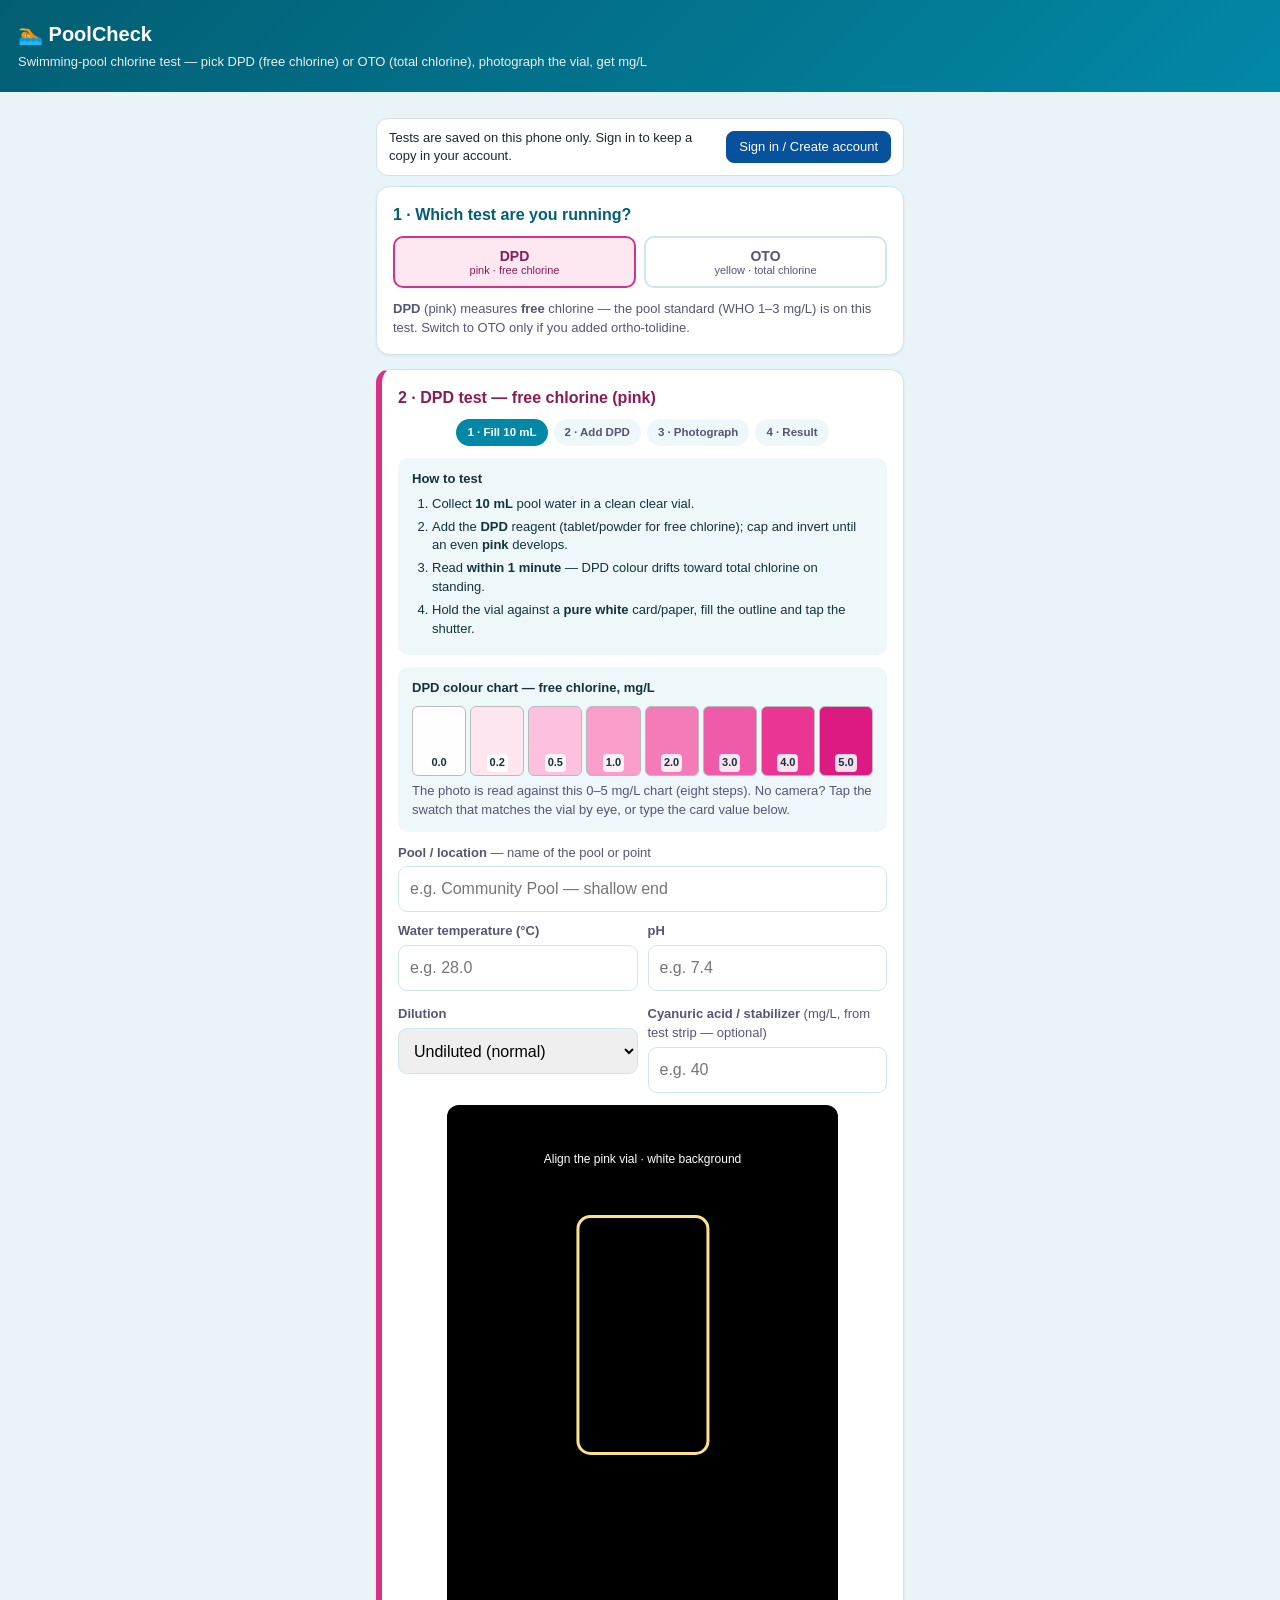
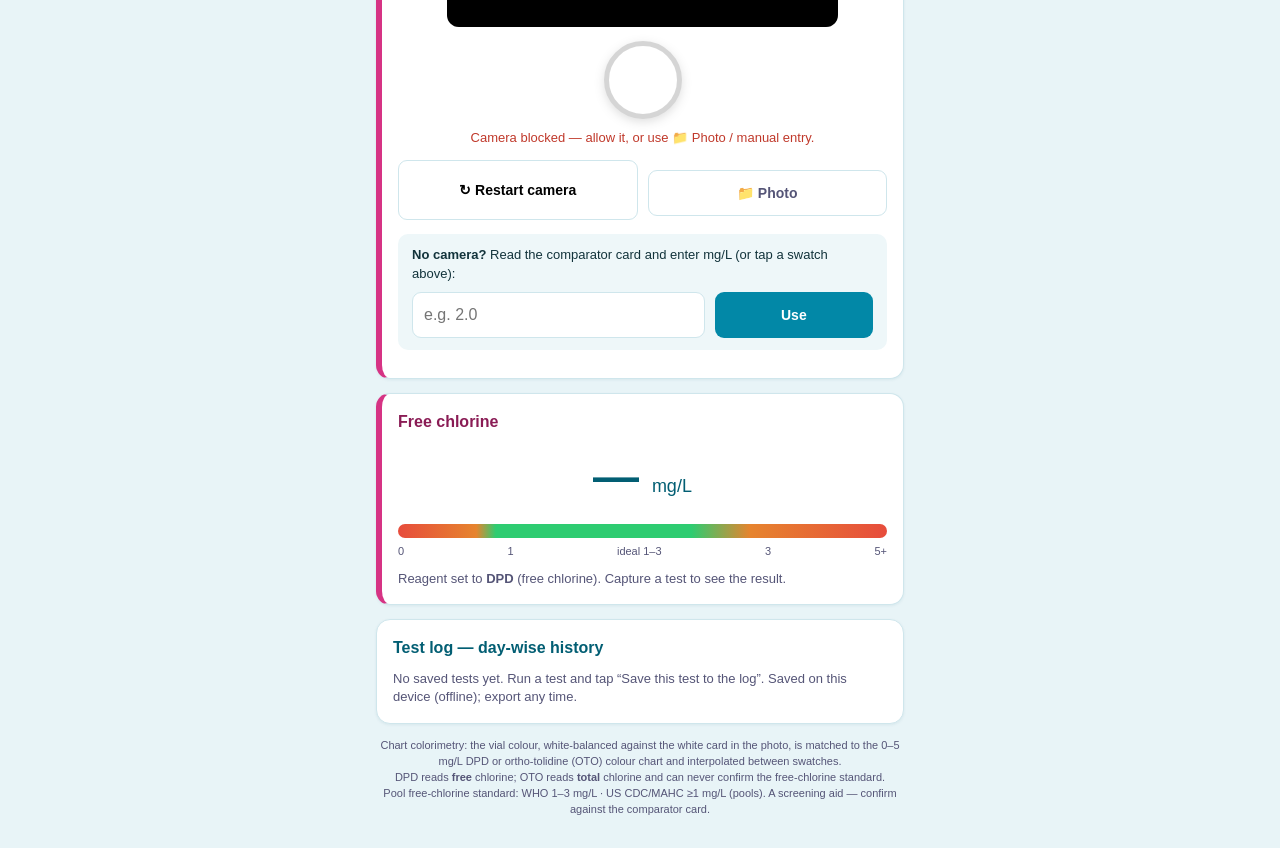
<file: poolcheck/index.html>
<!DOCTYPE html>
<html lang="en">
<head>
<meta charset="utf-8">
<meta name="viewport" content="width=device-width, initial-scale=1, viewport-fit=cover">
<meta name="theme-color" content="#0288a7">
<meta name="apple-mobile-web-app-capable" content="yes">
<meta name="apple-mobile-web-app-status-bar-style" content="black-translucent">
<meta name="apple-mobile-web-app-title" content="PoolCheck">
<link rel="manifest" href="manifest.webmanifest">
<link rel="apple-touch-icon" href="icon-192.png">
<title>PoolCheck — Swimming Pool Chlorine Test (DPD / OTO)</title>
<style>
  :root{--teal:#0288a7;--deep:#025e73;--aqua:#26c6da;--red:#c0392b;--amber:#e6842e;
        --green:#2e7d32;--grey:#557;--lgrey:#eef7f9;--line:#cfe6ec}
  *{box-sizing:border-box}
  body{margin:0;font-family:-apple-system,BlinkMacSystemFont,"Segoe UI",Roboto,Helvetica,Arial,sans-serif;
       color:#12333b;background:#e8f4f7;line-height:1.45;-webkit-text-size-adjust:100%}
  header{background:linear-gradient(135deg,var(--deep),var(--teal));color:#fff;padding:20px 18px;
         padding-top:calc(20px + env(safe-area-inset-top))}
  header h1{margin:0;font-size:20px}
  header p{margin:4px 0 0;font-size:13px;opacity:.9}
  .wrap{max-width:560px;margin:0 auto;padding:16px}
  .card{background:#fff;border:1px solid var(--line);border-radius:14px;padding:16px;margin-bottom:14px;
        box-shadow:0 1px 3px rgba(2,94,115,.08)}
  h2{font-size:16px;margin:0 0 10px;color:var(--deep)}
  label{display:block;font-size:13px;font-weight:600;margin:10px 0 4px;color:var(--grey)}
  input,select{width:100%;padding:11px;font-size:16px;border:1px solid var(--line);border-radius:9px;min-height:46px}
  .sop{background:var(--lgrey);border-radius:10px;padding:12px 14px;font-size:13px;margin-bottom:12px}
  .sop ol{margin:6px 0 0;padding-left:20px}.sop li{margin:4px 0}
  .cam-wrap{position:relative;background:#000;border-radius:12px;overflow:hidden;aspect-ratio:3/4;max-height:58vh;margin:0 auto}
  .cam-wrap video,.cam-wrap canvas{width:100%;height:100%;object-fit:cover;display:block}
  .roi{position:absolute;left:50%;top:44%;transform:translate(-50%,-50%);width:34%;height:46%;
       border:3px solid #ffe08a;border-radius:14px;box-shadow:0 0 0 2000px rgba(0,0,0,.28);pointer-events:none}
  .roi.ok{border-color:#39d353}.roi.bad{border-color:#ff5a5a}
  .roi-label{position:absolute;left:50%;top:8%;transform:translateX(-50%);color:#fff;font-size:12px;
       background:rgba(0,0,0,.55);padding:4px 10px;border-radius:20px;white-space:nowrap;pointer-events:none}
  .shutter{width:78px;height:78px;border-radius:50%;background:#fff;border:5px solid var(--teal);
       margin:14px auto 0;display:block;cursor:pointer;box-shadow:0 3px 10px rgba(0,0,0,.3)}
  .shutter:disabled{opacity:.4;border-color:#999;cursor:not-allowed}
  .stepchip{display:flex;gap:6px;justify-content:center;margin:0 0 12px;flex-wrap:wrap}
  .stepchip span{font-size:11.5px;padding:5px 11px;border-radius:20px;background:var(--lgrey);color:var(--grey);font-weight:600}
  .stepchip span.on{background:var(--teal);color:#fff}
  .btn2{display:flex;gap:10px;margin-top:12px}
  .btn2 button,.btn2 label{flex:1;text-align:center;padding:12px;border:1px solid var(--line);border-radius:9px;
       background:#fff;font-weight:600;cursor:pointer;font-size:14px;min-height:46px}
  .bigresult{font-size:46px;font-weight:800;text-align:center;margin:6px 0;color:var(--deep)}
  .band{display:inline-block;padding:5px 14px;border-radius:20px;font-size:14px;font-weight:700}
  .band.ok{background:#d6f5d6;color:#15691b}.band.low{background:#ffe6c2;color:#8a4b00}
  .band.high{background:#ffe0b0;color:#8a3b00}.band.zero{background:#ffd2d2;color:#a10000}.band.vhigh{background:#ffc9c9;color:#8a0000}
  .band.total{background:#e3ecf7;color:#1f3f6b}
  .card.dpd{border-left:6px solid #d63384}.card.oto{border-left:6px solid #e0a800}
  .card.dpd h2{color:#8a1c55}.card.oto h2{color:#7a5800}
  .caution{background:#fff3cd;border:1px solid #e0a800;color:#5c4300;border-radius:10px;padding:10px 12px;font-size:13px;margin:0 0 12px}
  .seg{display:flex;gap:8px;margin:0 0 12px}
  .seg button{flex:1;padding:10px 8px;border:2px solid var(--line);border-radius:10px;background:#fff;font-weight:700;font-size:14px;cursor:pointer;min-height:52px;color:var(--grey)}
  .seg button small{display:block;font-weight:500;font-size:11px}
  .seg.pinkish button.on{border-color:#d63384;background:#fde7f1;color:#8a1c55}
  .seg.yellowish button.on{border-color:#c99000;background:#fff8e0;color:#7a5800}
  .chart{display:grid;grid-template-columns:repeat(8,1fr);gap:4px;margin-top:8px}
  .chart .sw{aspect-ratio:1/1.3;border:1px solid #bbb;border-radius:6px;display:flex;align-items:flex-end;justify-content:center;padding:0 0 3px;font:inherit;cursor:pointer}
  .chart div.sw{cursor:default}
  .chart .sw b{font-size:11px;background:rgba(255,255,255,.85);border-radius:4px;padding:1px 3px;color:#12333b}
  .gauge{height:14px;border-radius:8px;margin:14px 0 6px;position:relative;
         background:linear-gradient(90deg,#e74c3c 0%,#e6842e 16%,#2ecc71 20%,#2ecc71 60%,#e6842e 72%,#e74c3c 100%)}
  .gauge .pin{position:absolute;top:-5px;width:4px;height:24px;background:#12333b;border-radius:2px;transform:translateX(-50%)}
  .gauge-lbl{display:flex;justify-content:space-between;font-size:11px;color:var(--grey)}
  .note{font-size:13px;color:var(--grey);margin-top:10px}
  .row2{display:grid;grid-template-columns:1fr 1fr;gap:10px}
  @media(max-width:480px){.row2{grid-template-columns:1fr}}
  .phb{display:inline-block;padding:2px 8px;border-radius:12px;font-size:11px;font-weight:700}
  .phb.ok{background:#d6f5d6;color:#15691b}.phb.warn{background:#ffe6c2;color:#8a4b00}
  .htable{width:100%;border-collapse:collapse;font-size:12px;margin-top:8px}
  .htable th,.htable td{border:1px solid var(--line);padding:5px 7px;text-align:right;white-space:nowrap}
  .htable th{background:var(--lgrey);color:var(--deep);text-align:center}
  .htable td.l{text-align:left}
  .daygrp{font-weight:700;background:#dff1f5;color:var(--deep);text-align:left}
  .rowbtn{background:var(--teal);color:#fff;border:none;padding:11px;border-radius:9px;font-weight:700;width:100%;min-height:46px;cursor:pointer}
  .rowbtn.ghost{background:#fff;color:var(--teal);border:1px solid var(--line)}
  .steps{font-size:12.5px;color:#2a4b53;padding-left:18px;margin:10px 0}
  .steps li{margin:5px 0}.steps .u{color:var(--teal)}
  .critical{position:fixed;inset:0;background:#b00020;color:#fff;z-index:999;display:none;
       flex-direction:column;justify-content:center;align-items:center;text-align:center;padding:24px}
  .critical.show{display:flex}
  .critical .warnicon{font-size:64px}.critical h2{font-size:24px;margin:8px 0;color:#fff}
  .critical .adv{font-size:15px;max-width:480px;line-height:1.5;margin:12px 0}
  .critical button{font-size:16px;font-weight:700;padding:14px 22px;border:none;border-radius:10px;
       background:#fff;color:#b00020;cursor:pointer;margin-top:8px;width:min(90%,340px);min-height:52px}
  .stamped{width:100%;border-radius:10px;margin-top:10px;border:1px solid var(--line)}
  a.dl{display:inline-block;margin-top:10px;color:var(--teal);font-weight:700;text-decoration:none}
  .foot{font-size:11px;color:var(--grey);text-align:center;margin:14px 0;padding-bottom:env(safe-area-inset-bottom)}
</style>
</head>
<body>
<header>
  <h1>🏊 PoolCheck</h1>
  <p>Swimming-pool chlorine test — pick DPD (free chlorine) or OTO (total chlorine), photograph the vial, get mg/L</p>
</header>
<div class="wrap">
  <div id="wqtBar"></div>
  <div class="card">
    <h2>1 · Which test are you running?</h2>
    <!-- The operator selects the reagent; that selection is the ONLY authority over which
         chart is used. The photo's colour is only ever used to refuse a clear contradiction. -->
    <div class="seg pinkish" id="reagentTabs" role="tablist" aria-label="Chlorine test type">
      <button type="button" id="rgDpd" class="on" role="tab" aria-selected="true" aria-controls="testPanel" onclick="setReagent('dpd')">DPD <small>pink · free chlorine</small></button>
      <button type="button" id="rgOto" role="tab" aria-selected="false" aria-controls="testPanel" onclick="setReagent('oto')">OTO <small>yellow · total chlorine</small></button>
    </div>
    <div class="note" id="reagentNote"></div>
  </div>

  <div class="card dpd" id="testPanel" role="tabpanel">
    <h2 id="testTitle">2 · DPD test — free chlorine</h2>
    <div class="caution" id="otoCaution" style="display:none"><b>OTO reads total chlorine</b> (free + combined). It can prove chlorine is absent or low, but it cannot confirm the 1–3 mg/L <b>free</b>-chlorine range. Use the DPD test for that.</div>
    <div class="stepchip" id="stepChips"></div>
    <div class="sop"><b>How to test</b>
      <ol id="sopList"></ol>
    </div>
    <div class="sop"><b id="chartTitle">Colour chart</b>
      <div class="chart" id="chartStrip" aria-label="Colour chart, 0 to 5 mg/L"></div>
      <div class="note" style="margin-top:6px">The photo is read against this 0–5 mg/L chart (eight steps). No camera? Tap the swatch that matches the vial by eye, or type the card value below.</div>
    </div>
    <label for="poolName">Pool / location <span style="font-weight:400">— name of the pool or point</span></label>
    <input id="poolName" type="text" placeholder="e.g. Community Pool — shallow end" autocomplete="off">
    <div class="row2">
      <div>
        <label for="temp">Water temperature (°C)</label>
        <input id="temp" type="number" step="0.1" min="0" max="60" placeholder="e.g. 28.0" oninput="checkPH()">
      </div>
      <div>
        <label for="ph">pH</label>
        <input id="ph" type="number" step="0.01" min="0" max="14" placeholder="e.g. 7.4" oninput="checkPH()">
        <div id="phBadge" style="font-size:12px;margin-top:4px"></div>
      </div>
    </div>
    <div class="row2">
      <div>
        <label for="dilution">Dilution</label>
        <select id="dilution">
          <option value="1">Undiluted (normal)</option>
          <option value="2">Diluted 1:1 with chlorine-free water (×2) — for very high chlorine</option>
        </select>
      </div>
      <div>
        <label for="cya">Cyanuric acid / stabilizer <span style="font-weight:400">(mg/L, from test strip — optional)</span></label>
        <input id="cya" type="number" min="0" step="1" placeholder="e.g. 40">
      </div>
    </div>
    <div class="cam-wrap" id="camWrap" style="margin-top:12px">
      <video id="cam" playsinline autoplay muted></video>
      <div class="roi" id="roi"></div>
      <div class="roi-label" id="roiLabel">Align the vial · white background</div>
    </div>
    <button class="shutter" id="shutter" onclick="captureTest()" aria-label="Capture test photo" disabled></button>
    <div class="note" id="camHint" style="text-align:center">Starting camera…</div>
    <div class="btn2">
      <button onclick="startCam()">↻ Restart camera</button>
      <label>📁 Photo<input type="file" accept="image/*" capture="environment" style="display:none" onchange="loadPhoto(event)"></label>
    </div>
    <div class="sop" style="margin-top:14px"><b>No camera?</b> Read the comparator card and enter mg/L (or tap a swatch above):
      <div class="btn2" style="margin-top:8px">
        <input id="manualCl" type="number" step="0.1" min="0" placeholder="e.g. 2.0" style="flex:2">
        <button onclick="manualResult()" style="background:var(--teal);color:#fff;border:none;flex:1">Use</button>
      </div>
    </div>
  </div>

  <div class="card dpd" id="resultPanel">
    <h2 id="resultTitle">Free chlorine</h2>
    <div aria-live="polite" aria-atomic="true">
      <div class="bigresult" id="clResult">— <small style="font-size:18px;font-weight:400">mg/L</small></div>
      <div style="text-align:center"><span class="band" id="clBand" style="display:none"></span></div>
      <div class="gauge" aria-hidden="true"><div class="pin" id="gaugePin" style="left:0;display:none"></div></div>
      <div class="gauge-lbl" aria-hidden="true"><span>0</span><span>1</span><span>ideal 1–3</span><span>3</span><span>5+</span></div>
      <ol class="steps" id="clSteps"></ol>
      <div class="note" id="clNote">Capture a test to see the result.</div>
    </div>
    <div id="readingSummary" style="font-size:13px;margin-top:10px;display:none;background:var(--lgrey);border-radius:9px;padding:10px 12px"></div>
    <button id="saveBtn" class="rowbtn" style="margin-top:12px;display:none" onclick="saveReading()">＋ Save this test to the log</button>
  </div>

  <div class="card" id="recordBlock" style="display:none">
    <h2>Test record</h2>
    <div class="note">The photo is stamped with the pool name, result, coordinates (if allowed) and timestamp at capture. Address &amp; map load when online.</div>
    <canvas id="stampCanvas" class="stamped"></canvas>
    <a id="dlStamp" class="dl" download="pool-chlorine-test.png">↓ Save stamped image</a>
  </div>

  <div class="card" id="historyCard">
    <h2>Test log — day-wise history</h2>
    <div class="note" id="histEmpty">No saved tests yet. Run a test and tap “Save this test to the log”. Saved on this device (offline); export any time.</div>
    <div id="histBody" style="overflow-x:auto;display:none"></div>
    <div class="btn2" id="histActions" style="display:none">
      <button class="rowbtn ghost" onclick="exportHistory()">↓ Export CSV</button>
      <button class="rowbtn ghost" onclick="clearHistory()" style="color:var(--red);border-color:#f3c6c6">Clear log</button>
    </div>
  </div>

  <div class="foot">
    Chart colorimetry: the vial colour, white-balanced against the white card in the photo, is matched to the
    0–5 mg/L DPD or ortho-tolidine (OTO) colour chart and interpolated between swatches.<br>
    DPD reads <b>free</b> chlorine; OTO reads <b>total</b> chlorine and can never confirm the free-chlorine standard.<br>
    Pool free-chlorine standard: WHO 1–3 mg/L · US CDC/MAHC ≥1 mg/L (pools). A screening aid — confirm against the comparator card.
  </div>
</div>

<div class="critical" id="critical" role="alertdialog" aria-modal="true" aria-labelledby="criticalTitle">
  <div class="warnicon" aria-hidden="true">⚠️</div>
  <h2 id="criticalTitle">ZERO CHLORINE — POOL UNSAFE</h2>
  <div class="adv" id="criticalAdv"></div>
  <button id="ackBtn" onclick="ackCritical()">✓ I acknowledge</button>
</div>

<script src="../lib/supabase-2.45.4.min.js"></script>
<script src="../lib/wqt-cloud.js"></script>
<script src="poolcheck.js"></script>
</body>
</html>
</file>
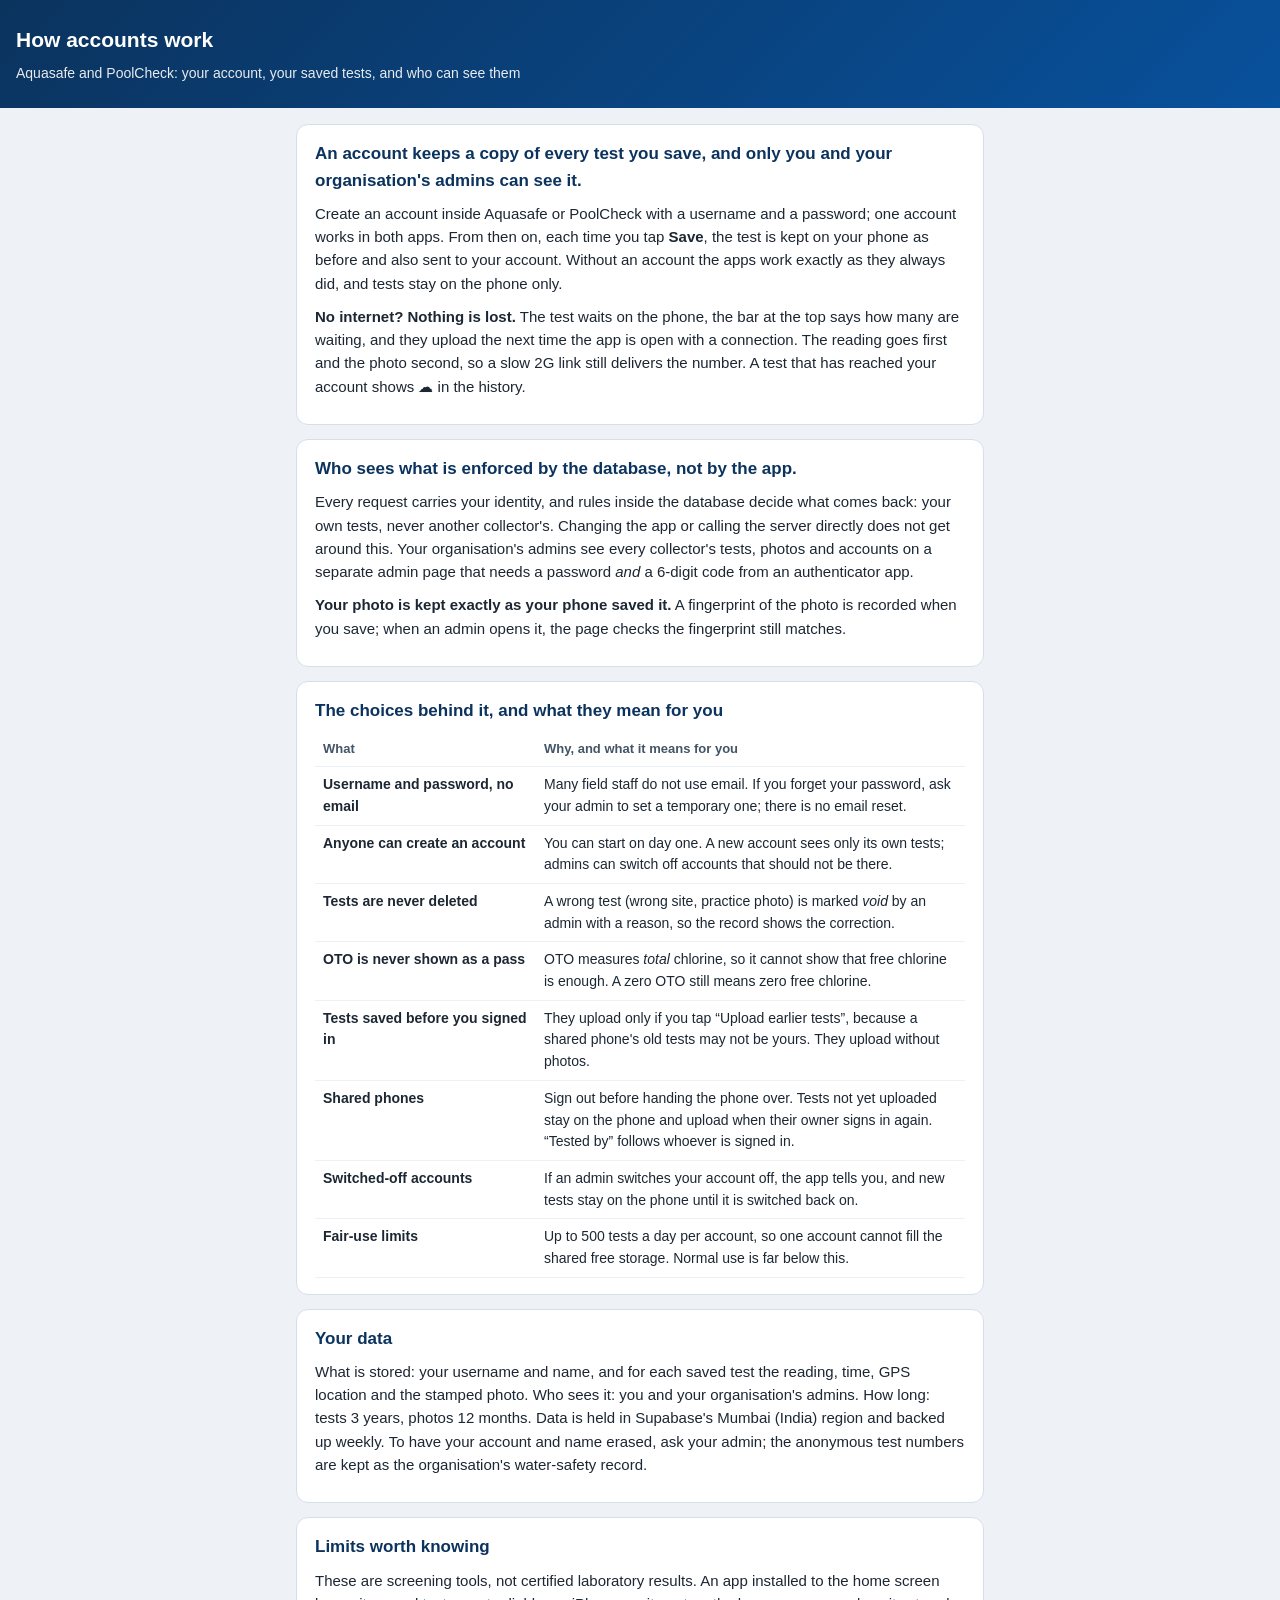
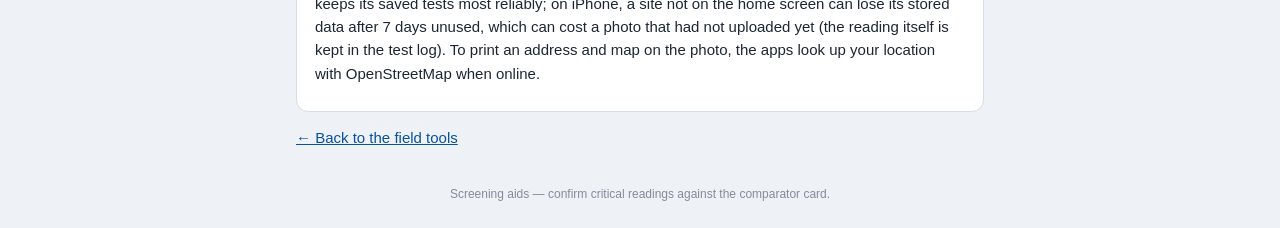
<file: accounts.html>
<!DOCTYPE html>
<html lang="en">
<head>
<meta charset="utf-8">
<meta name="viewport" content="width=device-width, initial-scale=1, viewport-fit=cover">
<title>How Accounts Work</title>
<style>
  *{box-sizing:border-box}
  body{margin:0;font-family:-apple-system,BlinkMacSystemFont,"Segoe UI",Roboto,Helvetica,Arial,sans-serif;
       background:#eef2f7;color:#1c2733;line-height:1.55;font-size:15px}
  header{background:linear-gradient(135deg,#0b335e,#08519c);color:#fff;padding:24px 16px;
         padding-top:calc(24px + env(safe-area-inset-top))}
  header h1{margin:0;font-size:21px}
  header p{margin:6px 0 0;font-size:14px;opacity:.9}
  .wrap{max-width:720px;margin:0 auto;padding:16px}
  .card{background:#fff;border:1px solid #d6deea;border-radius:12px;padding:16px 18px;margin-bottom:14px}
  h2{font-size:17px;color:#0b335e;margin:0 0 8px}
  p{margin:0 0 10px}
  table{border-collapse:collapse;width:100%;font-size:14px}
  th,td{text-align:left;vertical-align:top;padding:7px 8px;border-bottom:1px solid #edf1f6}
  th{color:#456;font-size:13px}
  td:first-child{font-weight:600;width:34%}
  a{color:#08519c}
  footer{font-size:12px;color:#889;text-align:center;margin:10px 0 24px}
  @media (max-width:520px){td:first-child{width:auto}th,td{padding:6px 4px}}
</style>
</head>
<body>
<header>
  <h1>How accounts work</h1>
  <p>Aquasafe and PoolCheck: your account, your saved tests, and who can see them</p>
</header>
<div class="wrap">

  <div class="card">
    <h2>An account keeps a copy of every test you save, and only you and your organisation's admins can see it.</h2>
    <p>Create an account inside Aquasafe or PoolCheck with a username and a password; one account works in
      both apps. From then on, each time you tap <b>Save</b>, the test is kept on your phone as before and also
      sent to your account. Without an account the apps work exactly as they always did, and tests stay on
      the phone only.</p>
    <p><b>No internet? Nothing is lost.</b> The test waits on the phone, the bar at the top says how many
      are waiting, and they upload the next time the app is open with a connection. The reading goes first
      and the photo second, so a slow 2G link still delivers the number. A test that has reached your
      account shows ☁︎ in the history.</p>
  </div>

  <div class="card">
    <h2>Who sees what is enforced by the database, not by the app.</h2>
    <p>Every request carries your identity, and rules inside the database decide what comes back: your own
      tests, never another collector's. Changing the app or calling the server directly does not get around
      this. Your organisation's admins see every collector's tests, photos and accounts on a separate admin
      page that needs a password <i>and</i> a 6-digit code from an authenticator app.</p>
    <p><b>Your photo is kept exactly as your phone saved it.</b> A fingerprint of the photo is recorded when
      you save; when an admin opens it, the page checks the fingerprint still matches.</p>
  </div>

  <div class="card">
    <h2>The choices behind it, and what they mean for you</h2>
    <table>
      <tr><th>What</th><th>Why, and what it means for you</th></tr>
      <tr><td>Username and password, no email</td><td>Many field staff do not use email. If you forget your password, ask your admin to set a temporary one; there is no email reset.</td></tr>
      <tr><td>Anyone can create an account</td><td>You can start on day one. A new account sees only its own tests; admins can switch off accounts that should not be there.</td></tr>
      <tr><td>Tests are never deleted</td><td>A wrong test (wrong site, practice photo) is marked <i>void</i> by an admin with a reason, so the record shows the correction.</td></tr>
      <tr><td>OTO is never shown as a pass</td><td>OTO measures <i>total</i> chlorine, so it cannot show that free chlorine is enough. A zero OTO still means zero free chlorine.</td></tr>
      <tr><td>Tests saved before you signed in</td><td>They upload only if you tap “Upload earlier tests”, because a shared phone's old tests may not be yours. They upload without photos.</td></tr>
      <tr><td>Shared phones</td><td>Sign out before handing the phone over. Tests not yet uploaded stay on the phone and upload when their owner signs in again. “Tested by” follows whoever is signed in.</td></tr>
      <tr><td>Switched-off accounts</td><td>If an admin switches your account off, the app tells you, and new tests stay on the phone until it is switched back on.</td></tr>
      <tr><td>Fair-use limits</td><td>Up to 500 tests a day per account, so one account cannot fill the shared free storage. Normal use is far below this.</td></tr>
    </table>
  </div>

  <div class="card">
    <h2>Your data</h2>
    <p>What is stored: your username and name, and for each saved test the reading, time, GPS location and
      the stamped photo. Who sees it: you and your organisation's admins. How long: tests 3 years, photos 12
      months. Data is held in Supabase's Mumbai (India) region and backed up weekly. To have your account and
      name erased, ask your admin; the anonymous test numbers are kept as the organisation's water-safety
      record.</p>
  </div>

  <div class="card">
    <h2>Limits worth knowing</h2>
    <p>These are screening tools, not certified laboratory results. An app installed to the home screen
      keeps its saved tests most reliably; on iPhone, a site not on the home screen can lose its stored data
      after 7 days unused, which can cost a photo that had not uploaded yet (the reading itself is kept in
      the test log). To print an address and map on the photo, the apps look up your location with
      OpenStreetMap when online.</p>
  </div>

  <p><a href="index.html">← Back to the field tools</a></p>
</div>
<footer>Screening aids — confirm critical readings against the comparator card.</footer>
</body>
</html>
</file>
<file: admin/admin.css>
*{box-sizing:border-box}
body{margin:0;font-family:-apple-system,BlinkMacSystemFont,"Segoe UI",Roboto,Helvetica,Arial,sans-serif;background:#eef2f7;color:#1c2733;line-height:1.45;font-size:14px}
header{background:linear-gradient(135deg,#0b335e,#08519c);color:#fff;padding:20px 16px;position:relative}
header h1{margin:0;font-size:20px}
header p{margin:4px 0 0;font-size:13px;opacity:.9}
.who{margin-top:8px;font-size:13px}
.who button{margin-left:8px}
.wrap{max-width:1440px;margin:0 auto;padding:16px}
.card{background:#fff;border:1px solid #d6deea;border-radius:12px;padding:14px 16px;margin-bottom:14px}
#signin{max-width:380px;margin:20px auto}
#signin h2{margin:0 0 8px;font-size:18px}
label{display:block;font-size:12.5px;color:#456;margin:8px 0 3px}
input[type=email],input[type=password],input[type=text],input[type=date],select{font:inherit;padding:7px 8px;border:1px solid #c6d0de;border-radius:8px;background:#fff;color:#1c2733}
#signin input{width:100%}
button{font:inherit;border-radius:8px;border:1px solid #08519c;background:#08519c;color:#fff;padding:7px 13px;cursor:pointer}
button.sec{background:#fff;color:#08519c}
button.danger{background:#fff;color:#b00020;border-color:#b00020}
button.small{padding:3px 8px;font-size:12.5px}
button:disabled{opacity:.5;cursor:default}
#signinBtn{margin-top:12px;width:100%}
.err{color:#b00020;font-size:13px;min-height:1em;margin-top:8px}
.note{font-size:12.5px;color:#557;margin:6px 0 10px}
.hidden{display:none!important}
.tabs{display:flex;gap:6px;margin-bottom:12px}
.tab{background:#fff;color:#08519c}
.tab.on{background:#08519c;color:#fff}
.filters{display:flex;flex-wrap:wrap;gap:8px 14px;align-items:flex-end}
.filters label{margin:0}
.filters label.chk{display:flex;gap:6px;align-items:center;font-size:13px;color:#1c2733;padding-bottom:6px}
.alerts h3{margin:0 0 6px;font-size:15px}
.alerts.calm h3{color:#1b7a3a}
.alerts.hot{border-color:#e7a1a1;background:#fff6f6}
.alerts.hot h3{color:#b00020}
.alerts ul{margin:4px 0 0;padding-left:18px}
.tablewrap{overflow-x:auto;background:#fff;border:1px solid #d6deea;border-radius:12px}
table{border-collapse:collapse;width:100%;font-size:13px}
th,td{padding:7px 9px;border-bottom:1px solid #edf1f6;text-align:left;vertical-align:top;white-space:nowrap}
th{background:#f5f8fc;font-size:12px;color:#456;position:sticky;top:0}
td.wrap{white-space:normal;min-width:140px}
tr.voided td{color:#99a;text-decoration:line-through}
tr.voided td.keep{text-decoration:none}
.chip{display:inline-block;border-radius:10px;padding:1px 8px;font-size:11.5px;font-weight:600}
.chip.free{background:#e6f0fb;color:#08519c}
.chip.total{background:#eceff3;color:#4a5562}
.v-ok{color:#1b7a3a;font-weight:600}
.v-bad{color:#b00020;font-weight:700}
.v-warn{color:#8a4b00;font-weight:600}
.v-grey{color:#4a5562}
.flag{display:inline-block;font-size:11px;color:#8a4b00;background:#fff4e0;border-radius:6px;padding:0 5px;margin-left:4px}
.sub{display:block;font-size:11.5px;color:#778}
.modal{position:fixed;inset:0;background:rgba(10,25,40,.55);display:flex;align-items:flex-start;justify-content:center;overflow:auto;padding:24px 12px;z-index:50}
.mcard{max-width:720px;width:100%}
.mcard img{max-width:100%;border-radius:8px;display:block;margin:8px 0}
.mcard dl{display:grid;grid-template-columns:max-content 1fr;gap:3px 12px;font-size:13px;margin:8px 0}
.mcard dt{color:#557}
.mcard dd{margin:0;word-break:break-word}
.row{display:flex;gap:8px;justify-content:flex-end;margin-top:12px}
.ok-txt{color:#1b7a3a;font-weight:600}
.bad-txt{color:#b00020;font-weight:600}
@media (max-width:640px){.wrap{padding:10px}th,td{padding:6px}}
#mfa{max-width:420px;margin:20px auto}
#mfa h2{margin:0 0 8px;font-size:18px}
#mfa input{width:100%;font-size:20px;letter-spacing:4px;text-align:center}
#mfa button{margin-top:10px;width:100%}
.qr{display:block;width:200px;height:200px;margin:8px auto;background:#fff}
code{font-size:12px;word-break:break-all;background:#f5f8fc;padding:1px 4px;border-radius:4px}
/* The Collectors table's action buttons wrap instead of pushing the names off-screen. */
#collectors td:last-child{white-space:normal;min-width:190px}
#collectors td:last-child button{margin:2px 0}
</file>
